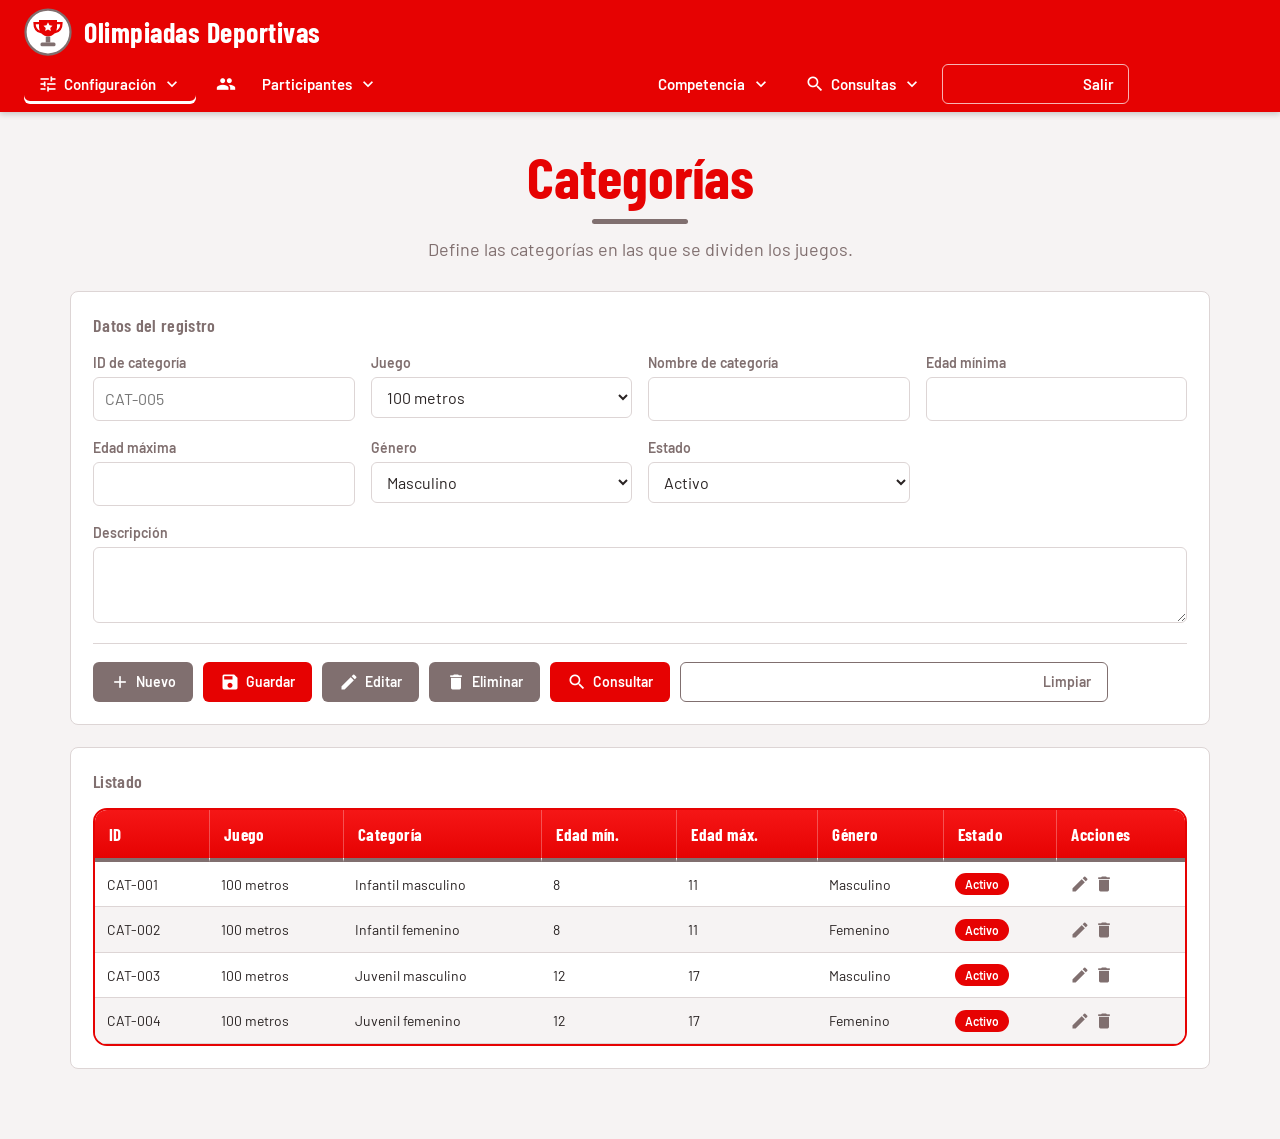
<file: categorias.html>
<!DOCTYPE html>
<html lang="es"><head><meta charset="UTF-8"><meta name="viewport" content="width=device-width,initial-scale=1">
<title>Categorías · Olimpiadas Deportivas</title>
<link rel="stylesheet" href="https://fonts.googleapis.com/icon?family=Material+Icons">
<link rel="icon" type="image/svg+xml" href="favicon.svg">
<link rel="stylesheet" href="css/categorias.css"></head><body>
<header class="topbar"><div class="barra"><a class="brand" href="deportes.html"><img src="logo.svg" alt="">Olimpiadas Deportivas</a><nav aria-label="Menú principal"><ul class="menu"><li class="grupo activo"><button type="button" aria-haspopup="true"><span class="material-icons">tune</span>Configuración<span class="material-icons">expand_more</span></button><div class="sub-menu"><a href="deportes.html"><span class="material-icons">sports_soccer</span>Deportes</a><a href="juegos.html"><span class="material-icons">sports_esports</span>Juegos</a><a href="categorias.html" class="activo" aria-current="page"><span class="material-icons">category</span>Categorías</a></div></li><li class="grupo"><button type="button" aria-haspopup="true"><span class="material-icons">groups</span>Participantes<span class="material-icons">expand_more</span></button><div class="sub-menu"><a href="grados.html"><span class="material-icons">school</span>Grados</a><a href="estudiantes.html"><span class="material-icons">groups</span>Participantes</a><a href="inscripcion.html"><span class="material-icons">how_to_reg</span>Inscripción</a></div></li><li class="grupo"><button type="button" aria-haspopup="true"><span class="material-icons">sports_score</span>Competencia<span class="material-icons">expand_more</span></button><div class="sub-menu"><a href="resultados.html"><span class="material-icons">leaderboard</span>Resultados</a><a href="ganadores.html"><span class="material-icons">emoji_events</span>Ganadores</a></div></li><li class="grupo"><button type="button" aria-haspopup="true"><span class="material-icons">search</span>Consultas<span class="material-icons">expand_more</span></button><div class="sub-menu"><a href="consulta-participantes.html"><span class="material-icons">person_search</span>Consultar participantes</a><a href="consulta-resultados.html"><span class="material-icons">manage_search</span>Consultar resultados</a><a href="mejores-puntajes.html"><span class="material-icons">military_tech</span>Mejores puntajes</a></div></li><li><a class="salir" href="login.html"><span class="material-icons">logout</span>Salir</a></li></ul></nav></div></header>
<main><h1>Categorías</h1><p class="sub">Define las categorías en las que se dividen los juegos.</p>
<form class="card" onsubmit="return false"><h2>Datos del registro</h2><div class="grid"><div class="campo"><label for="id-de-categoría">ID de categoría</label><input id="id-de-categoría" name="id-de-categoría" type="text" placeholder="CAT-005"></div><div class="campo"><label for="juego">Juego</label><select id="juego" name="juego"><option>100 metros</option><option>Salto largo</option><option>50 metros libres</option><option>Fútbol sala</option></select></div><div class="campo"><label for="nombre-de-categoría">Nombre de categoría</label><input id="nombre-de-categoría" name="nombre-de-categoría" type="text" placeholder=""></div><div class="campo"><label for="edad-mínima">Edad mínima</label><input id="edad-mínima" name="edad-mínima" type="number" placeholder=""></div><div class="campo"><label for="edad-máxima">Edad máxima</label><input id="edad-máxima" name="edad-máxima" type="number" placeholder=""></div><div class="campo"><label for="género">Género</label><select id="género" name="género"><option>Masculino</option><option>Femenino</option><option>Mixto</option></select></div><div class="campo"><label for="estado">Estado</label><select id="estado" name="estado"><option>Activo</option><option>Inactivo</option></select></div><div class="campo ancho"><label for="descripción">Descripción</label><textarea id="descripción" name="descripción"></textarea></div></div><div class="acciones"><button type="button" class="btn sec"><span class="material-icons">add</span>Nuevo</button><button type="button" class="btn pri"><span class="material-icons">save</span>Guardar</button><button type="button" class="btn sec"><span class="material-icons">edit</span>Editar</button><button type="button" class="btn sec"><span class="material-icons">delete</span>Eliminar</button><button type="button" class="btn pri"><span class="material-icons">search</span>Consultar</button><button type="reset" class="btn ghost"><span class="material-icons">cleaning_services</span>Limpiar</button></div></form>
<section class="card"><h2>Listado</h2><div class="tabla"><table><thead><tr><th>ID</th><th>Juego</th><th>Categoría</th><th>Edad mín.</th><th>Edad máx.</th><th>Género</th><th>Estado</th><th>Acciones</th></tr></thead><tbody><tr><td>CAT-001</td><td>100 metros</td><td>Infantil masculino</td><td>8</td><td>11</td><td>Masculino</td><td><span class="tag on">Activo</span></td><td><button class="ic" title="Editar" aria-label="Editar"><span class="material-icons">edit</span></button><button class="ic" title="Eliminar" aria-label="Eliminar"><span class="material-icons">delete</span></button></td></tr><tr><td>CAT-002</td><td>100 metros</td><td>Infantil femenino</td><td>8</td><td>11</td><td>Femenino</td><td><span class="tag on">Activo</span></td><td><button class="ic" title="Editar" aria-label="Editar"><span class="material-icons">edit</span></button><button class="ic" title="Eliminar" aria-label="Eliminar"><span class="material-icons">delete</span></button></td></tr><tr><td>CAT-003</td><td>100 metros</td><td>Juvenil masculino</td><td>12</td><td>17</td><td>Masculino</td><td><span class="tag on">Activo</span></td><td><button class="ic" title="Editar" aria-label="Editar"><span class="material-icons">edit</span></button><button class="ic" title="Eliminar" aria-label="Eliminar"><span class="material-icons">delete</span></button></td></tr><tr><td>CAT-004</td><td>100 metros</td><td>Juvenil femenino</td><td>12</td><td>17</td><td>Femenino</td><td><span class="tag on">Activo</span></td><td><button class="ic" title="Editar" aria-label="Editar"><span class="material-icons">edit</span></button><button class="ic" title="Eliminar" aria-label="Eliminar"><span class="material-icons">delete</span></button></td></tr></tbody></table></div></section></main></body></html>
</file>
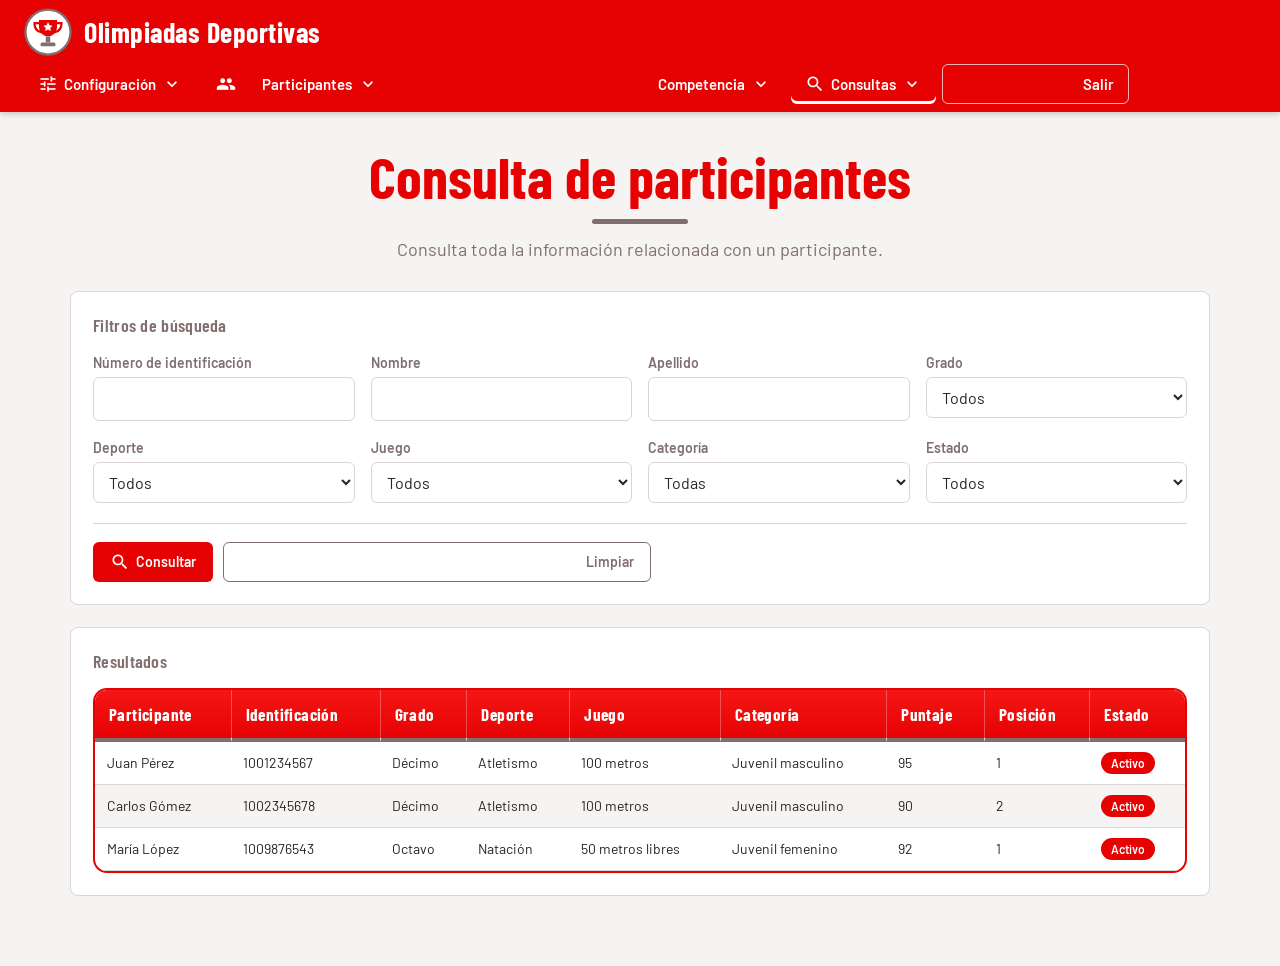
<file: consulta-participantes.html>
<!DOCTYPE html>
<html lang="es"><head><meta charset="UTF-8"><meta name="viewport" content="width=device-width,initial-scale=1">
<title>Consulta de participantes · Olimpiadas Deportivas</title>
<link rel="stylesheet" href="https://fonts.googleapis.com/icon?family=Material+Icons">
<link rel="icon" type="image/svg+xml" href="favicon.svg">
<link rel="stylesheet" href="css/consulta-participantes.css"></head><body>
<header class="topbar"><div class="barra"><a class="brand" href="deportes.html"><img src="logo.svg" alt="">Olimpiadas Deportivas</a><nav aria-label="Menú principal"><ul class="menu"><li class="grupo"><button type="button" aria-haspopup="true"><span class="material-icons">tune</span>Configuración<span class="material-icons">expand_more</span></button><div class="sub-menu"><a href="deportes.html"><span class="material-icons">sports_soccer</span>Deportes</a><a href="juegos.html"><span class="material-icons">sports_esports</span>Juegos</a><a href="categorias.html"><span class="material-icons">category</span>Categorías</a></div></li><li class="grupo"><button type="button" aria-haspopup="true"><span class="material-icons">groups</span>Participantes<span class="material-icons">expand_more</span></button><div class="sub-menu"><a href="grados.html"><span class="material-icons">school</span>Grados</a><a href="estudiantes.html"><span class="material-icons">groups</span>Participantes</a><a href="inscripcion.html"><span class="material-icons">how_to_reg</span>Inscripción</a></div></li><li class="grupo"><button type="button" aria-haspopup="true"><span class="material-icons">sports_score</span>Competencia<span class="material-icons">expand_more</span></button><div class="sub-menu"><a href="resultados.html"><span class="material-icons">leaderboard</span>Resultados</a><a href="ganadores.html"><span class="material-icons">emoji_events</span>Ganadores</a></div></li><li class="grupo activo"><button type="button" aria-haspopup="true"><span class="material-icons">search</span>Consultas<span class="material-icons">expand_more</span></button><div class="sub-menu"><a href="consulta-participantes.html" class="activo" aria-current="page"><span class="material-icons">person_search</span>Consultar participantes</a><a href="consulta-resultados.html"><span class="material-icons">manage_search</span>Consultar resultados</a><a href="mejores-puntajes.html"><span class="material-icons">military_tech</span>Mejores puntajes</a></div></li><li><a class="salir" href="login.html"><span class="material-icons">logout</span>Salir</a></li></ul></nav></div></header>
<main><h1>Consulta de participantes</h1><p class="sub">Consulta toda la información relacionada con un participante.</p>
<form class="card" onsubmit="return false"><h2>Filtros de búsqueda</h2><div class="grid"><div class="campo"><label for="número-de-identificación">Número de identificación</label><input id="número-de-identificación" name="número-de-identificación" type="text" placeholder=""></div><div class="campo"><label for="nombre">Nombre</label><input id="nombre" name="nombre" type="text" placeholder=""></div><div class="campo"><label for="apellido">Apellido</label><input id="apellido" name="apellido" type="text" placeholder=""></div><div class="campo"><label for="grado">Grado</label><select id="grado" name="grado"><option>Todos</option><option>Sexto</option><option>Octavo</option><option>Décimo</option></select></div><div class="campo"><label for="deporte">Deporte</label><select id="deporte" name="deporte"><option>Todos</option><option>Atletismo</option><option>Natación</option><option>Fútbol</option></select></div><div class="campo"><label for="juego">Juego</label><select id="juego" name="juego"><option>Todos</option><option>100 metros</option><option>Salto largo</option><option>50 metros libres</option><option>Fútbol sala</option></select></div><div class="campo"><label for="categoría">Categoría</label><select id="categoría" name="categoría"><option>Todas</option><option>Infantil masculino</option><option>Infantil femenino</option><option>Juvenil masculino</option><option>Juvenil femenino</option></select></div><div class="campo"><label for="estado">Estado</label><select id="estado" name="estado"><option>Todos</option><option>Activo</option><option>Retirado</option></select></div></div><div class="acciones"><button type="button" class="btn pri"><span class="material-icons">search</span>Consultar</button><button type="reset" class="btn ghost"><span class="material-icons">cleaning_services</span>Limpiar</button></div></form>
<section class="card"><h2>Resultados</h2><div class="tabla"><table><thead><tr><th>Participante</th><th>Identificación</th><th>Grado</th><th>Deporte</th><th>Juego</th><th>Categoría</th><th>Puntaje</th><th>Posición</th><th>Estado</th></tr></thead><tbody><tr><td>Juan Pérez</td><td>1001234567</td><td>Décimo</td><td>Atletismo</td><td>100 metros</td><td>Juvenil masculino</td><td>95</td><td>1</td><td><span class="tag on">Activo</span></td></tr><tr><td>Carlos Gómez</td><td>1002345678</td><td>Décimo</td><td>Atletismo</td><td>100 metros</td><td>Juvenil masculino</td><td>90</td><td>2</td><td><span class="tag on">Activo</span></td></tr><tr><td>María López</td><td>1009876543</td><td>Octavo</td><td>Natación</td><td>50 metros libres</td><td>Juvenil femenino</td><td>92</td><td>1</td><td><span class="tag on">Activo</span></td></tr></tbody></table></div></section></main></body></html>
</file>
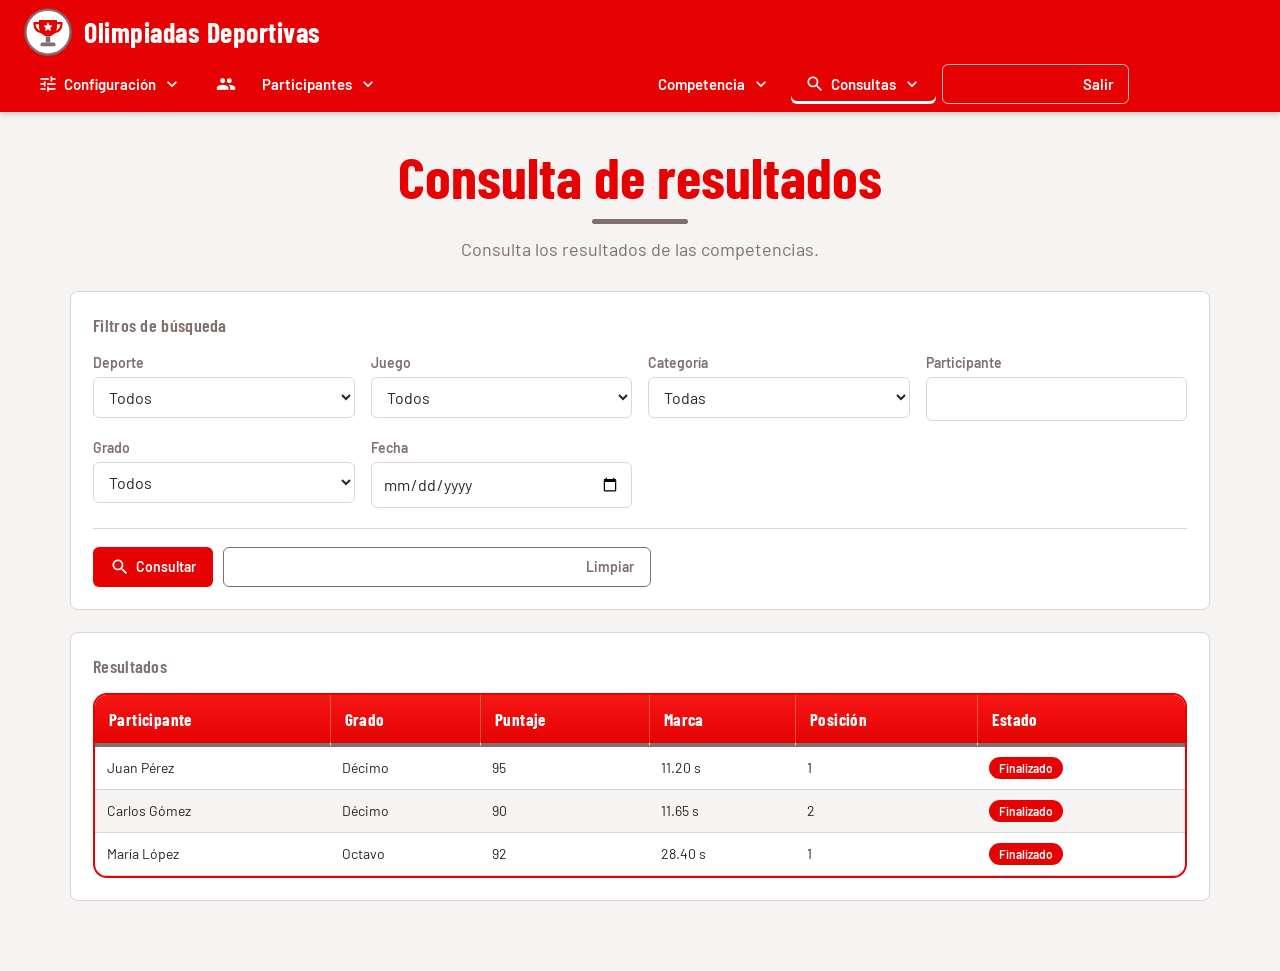
<file: consulta-resultados.html>
<!DOCTYPE html>
<html lang="es"><head><meta charset="UTF-8"><meta name="viewport" content="width=device-width,initial-scale=1">
<title>Consulta de resultados · Olimpiadas Deportivas</title>
<link rel="stylesheet" href="https://fonts.googleapis.com/icon?family=Material+Icons">
<link rel="icon" type="image/svg+xml" href="favicon.svg">
<link rel="stylesheet" href="css/consulta-resultados.css"></head><body>
<header class="topbar"><div class="barra"><a class="brand" href="deportes.html"><img src="logo.svg" alt="">Olimpiadas Deportivas</a><nav aria-label="Menú principal"><ul class="menu"><li class="grupo"><button type="button" aria-haspopup="true"><span class="material-icons">tune</span>Configuración<span class="material-icons">expand_more</span></button><div class="sub-menu"><a href="deportes.html"><span class="material-icons">sports_soccer</span>Deportes</a><a href="juegos.html"><span class="material-icons">sports_esports</span>Juegos</a><a href="categorias.html"><span class="material-icons">category</span>Categorías</a></div></li><li class="grupo"><button type="button" aria-haspopup="true"><span class="material-icons">groups</span>Participantes<span class="material-icons">expand_more</span></button><div class="sub-menu"><a href="grados.html"><span class="material-icons">school</span>Grados</a><a href="estudiantes.html"><span class="material-icons">groups</span>Participantes</a><a href="inscripcion.html"><span class="material-icons">how_to_reg</span>Inscripción</a></div></li><li class="grupo"><button type="button" aria-haspopup="true"><span class="material-icons">sports_score</span>Competencia<span class="material-icons">expand_more</span></button><div class="sub-menu"><a href="resultados.html"><span class="material-icons">leaderboard</span>Resultados</a><a href="ganadores.html"><span class="material-icons">emoji_events</span>Ganadores</a></div></li><li class="grupo activo"><button type="button" aria-haspopup="true"><span class="material-icons">search</span>Consultas<span class="material-icons">expand_more</span></button><div class="sub-menu"><a href="consulta-participantes.html"><span class="material-icons">person_search</span>Consultar participantes</a><a href="consulta-resultados.html" class="activo" aria-current="page"><span class="material-icons">manage_search</span>Consultar resultados</a><a href="mejores-puntajes.html"><span class="material-icons">military_tech</span>Mejores puntajes</a></div></li><li><a class="salir" href="login.html"><span class="material-icons">logout</span>Salir</a></li></ul></nav></div></header>
<main><h1>Consulta de resultados</h1><p class="sub">Consulta los resultados de las competencias.</p>
<form class="card" onsubmit="return false"><h2>Filtros de búsqueda</h2><div class="grid"><div class="campo"><label for="deporte">Deporte</label><select id="deporte" name="deporte"><option>Todos</option><option>Atletismo</option><option>Natación</option><option>Fútbol</option></select></div><div class="campo"><label for="juego">Juego</label><select id="juego" name="juego"><option>Todos</option><option>100 metros</option><option>Salto largo</option><option>50 metros libres</option><option>Fútbol sala</option></select></div><div class="campo"><label for="categoría">Categoría</label><select id="categoría" name="categoría"><option>Todas</option><option>Infantil masculino</option><option>Infantil femenino</option><option>Juvenil masculino</option><option>Juvenil femenino</option></select></div><div class="campo"><label for="participante">Participante</label><input id="participante" name="participante" type="text" placeholder=""></div><div class="campo"><label for="grado">Grado</label><select id="grado" name="grado"><option>Todos</option><option>Sexto</option><option>Octavo</option><option>Décimo</option></select></div><div class="campo"><label for="fecha">Fecha</label><input id="fecha" name="fecha" type="date" placeholder=""></div></div><div class="acciones"><button type="button" class="btn pri"><span class="material-icons">search</span>Consultar</button><button type="reset" class="btn ghost"><span class="material-icons">cleaning_services</span>Limpiar</button></div></form>
<section class="card"><h2>Resultados</h2><div class="tabla"><table><thead><tr><th>Participante</th><th>Grado</th><th>Puntaje</th><th>Marca</th><th>Posición</th><th>Estado</th></tr></thead><tbody><tr><td>Juan Pérez</td><td>Décimo</td><td>95</td><td>11.20 s</td><td>1</td><td><span class="tag on">Finalizado</span></td></tr><tr><td>Carlos Gómez</td><td>Décimo</td><td>90</td><td>11.65 s</td><td>2</td><td><span class="tag on">Finalizado</span></td></tr><tr><td>María López</td><td>Octavo</td><td>92</td><td>28.40 s</td><td>1</td><td><span class="tag on">Finalizado</span></td></tr></tbody></table></div></section></main></body></html>
</file>
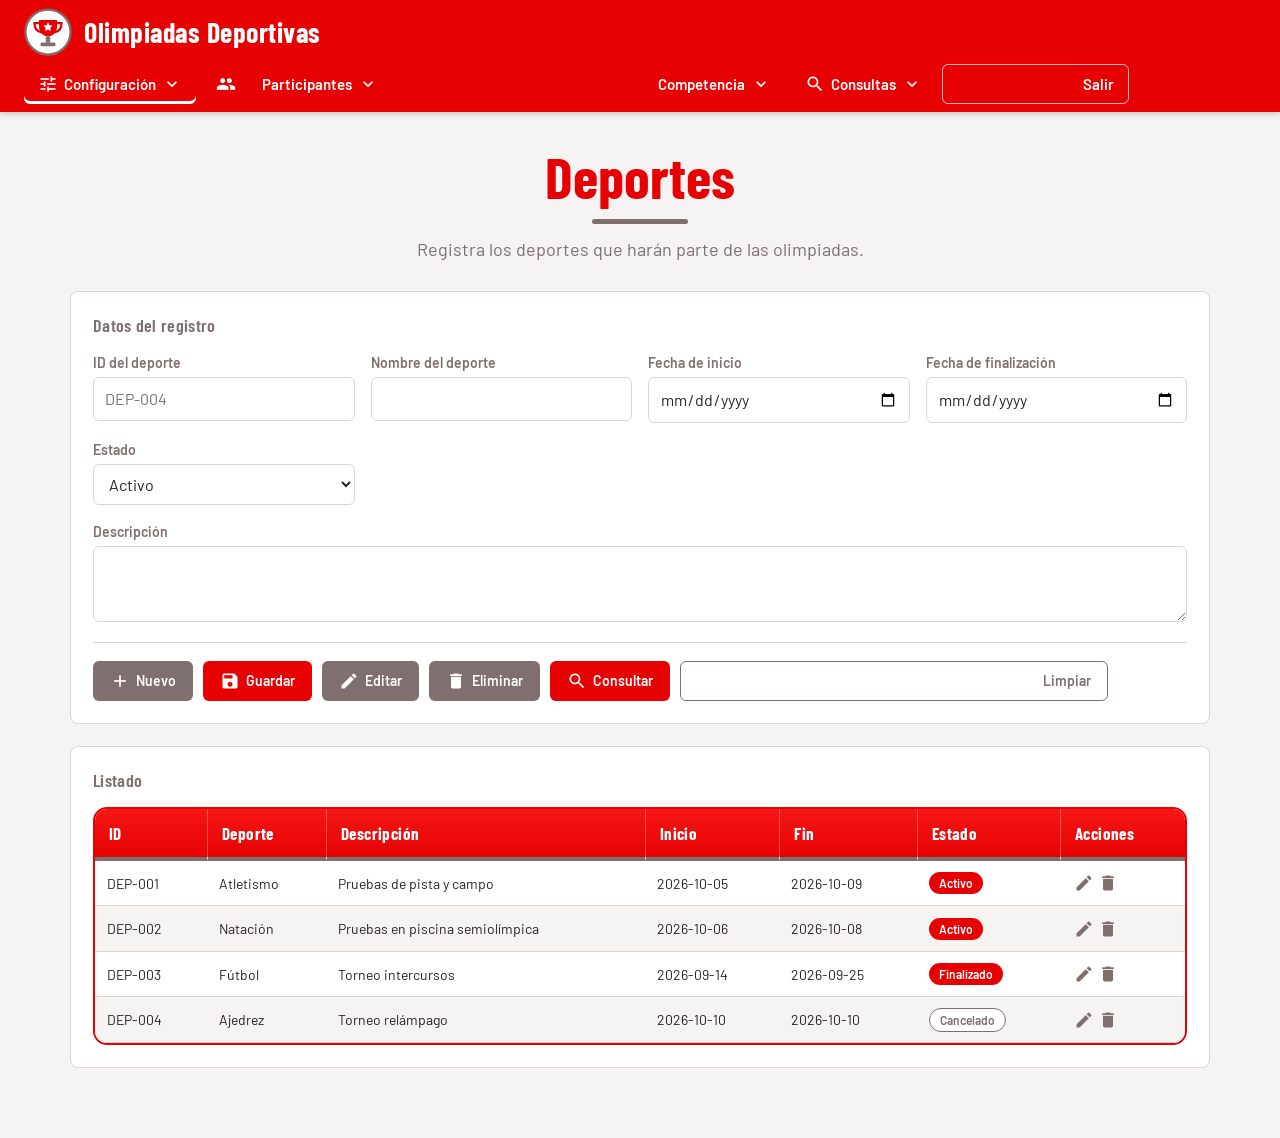
<file: deportes.html>
<!DOCTYPE html>
<html lang="es"><head><meta charset="UTF-8"><meta name="viewport" content="width=device-width,initial-scale=1">
<title>Deportes · Olimpiadas Deportivas</title>
<link rel="stylesheet" href="https://fonts.googleapis.com/icon?family=Material+Icons">
<link rel="icon" type="image/svg+xml" href="favicon.svg">
<link rel="stylesheet" href="css/deportes.css"></head><body>
<header class="topbar"><div class="barra"><a class="brand" href="deportes.html"><img src="logo.svg" alt="">Olimpiadas Deportivas</a><nav aria-label="Menú principal"><ul class="menu"><li class="grupo activo"><button type="button" aria-haspopup="true"><span class="material-icons">tune</span>Configuración<span class="material-icons">expand_more</span></button><div class="sub-menu"><a href="deportes.html" class="activo" aria-current="page"><span class="material-icons">sports_soccer</span>Deportes</a><a href="juegos.html"><span class="material-icons">sports_esports</span>Juegos</a><a href="categorias.html"><span class="material-icons">category</span>Categorías</a></div></li><li class="grupo"><button type="button" aria-haspopup="true"><span class="material-icons">groups</span>Participantes<span class="material-icons">expand_more</span></button><div class="sub-menu"><a href="grados.html"><span class="material-icons">school</span>Grados</a><a href="estudiantes.html"><span class="material-icons">groups</span>Participantes</a><a href="inscripcion.html"><span class="material-icons">how_to_reg</span>Inscripción</a></div></li><li class="grupo"><button type="button" aria-haspopup="true"><span class="material-icons">sports_score</span>Competencia<span class="material-icons">expand_more</span></button><div class="sub-menu"><a href="resultados.html"><span class="material-icons">leaderboard</span>Resultados</a><a href="ganadores.html"><span class="material-icons">emoji_events</span>Ganadores</a></div></li><li class="grupo"><button type="button" aria-haspopup="true"><span class="material-icons">search</span>Consultas<span class="material-icons">expand_more</span></button><div class="sub-menu"><a href="consulta-participantes.html"><span class="material-icons">person_search</span>Consultar participantes</a><a href="consulta-resultados.html"><span class="material-icons">manage_search</span>Consultar resultados</a><a href="mejores-puntajes.html"><span class="material-icons">military_tech</span>Mejores puntajes</a></div></li><li><a class="salir" href="login.html"><span class="material-icons">logout</span>Salir</a></li></ul></nav></div></header>
<main><h1>Deportes</h1><p class="sub">Registra los deportes que harán parte de las olimpiadas.</p>
<form class="card" onsubmit="return false"><h2>Datos del registro</h2><div class="grid"><div class="campo"><label for="id-del-deporte">ID del deporte</label><input id="id-del-deporte" name="id-del-deporte" type="text" placeholder="DEP-004"></div><div class="campo"><label for="nombre-del-deporte">Nombre del deporte</label><input id="nombre-del-deporte" name="nombre-del-deporte" type="text" placeholder=""></div><div class="campo"><label for="fecha-de-inicio">Fecha de inicio</label><input id="fecha-de-inicio" name="fecha-de-inicio" type="date" placeholder=""></div><div class="campo"><label for="fecha-de-finalización">Fecha de finalización</label><input id="fecha-de-finalización" name="fecha-de-finalización" type="date" placeholder=""></div><div class="campo"><label for="estado">Estado</label><select id="estado" name="estado"><option>Activo</option><option>Finalizado</option><option>Cancelado</option></select></div><div class="campo ancho"><label for="descripción">Descripción</label><textarea id="descripción" name="descripción"></textarea></div></div><div class="acciones"><button type="button" class="btn sec"><span class="material-icons">add</span>Nuevo</button><button type="button" class="btn pri"><span class="material-icons">save</span>Guardar</button><button type="button" class="btn sec"><span class="material-icons">edit</span>Editar</button><button type="button" class="btn sec"><span class="material-icons">delete</span>Eliminar</button><button type="button" class="btn pri"><span class="material-icons">search</span>Consultar</button><button type="reset" class="btn ghost"><span class="material-icons">cleaning_services</span>Limpiar</button></div></form>
<section class="card"><h2>Listado</h2><div class="tabla"><table><thead><tr><th>ID</th><th>Deporte</th><th>Descripción</th><th>Inicio</th><th>Fin</th><th>Estado</th><th>Acciones</th></tr></thead><tbody><tr><td>DEP-001</td><td>Atletismo</td><td>Pruebas de pista y campo</td><td>2026-10-05</td><td>2026-10-09</td><td><span class="tag on">Activo</span></td><td><button class="ic" title="Editar" aria-label="Editar"><span class="material-icons">edit</span></button><button class="ic" title="Eliminar" aria-label="Eliminar"><span class="material-icons">delete</span></button></td></tr><tr><td>DEP-002</td><td>Natación</td><td>Pruebas en piscina semiolímpica</td><td>2026-10-06</td><td>2026-10-08</td><td><span class="tag on">Activo</span></td><td><button class="ic" title="Editar" aria-label="Editar"><span class="material-icons">edit</span></button><button class="ic" title="Eliminar" aria-label="Eliminar"><span class="material-icons">delete</span></button></td></tr><tr><td>DEP-003</td><td>Fútbol</td><td>Torneo intercursos</td><td>2026-09-14</td><td>2026-09-25</td><td><span class="tag on">Finalizado</span></td><td><button class="ic" title="Editar" aria-label="Editar"><span class="material-icons">edit</span></button><button class="ic" title="Eliminar" aria-label="Eliminar"><span class="material-icons">delete</span></button></td></tr><tr><td>DEP-004</td><td>Ajedrez</td><td>Torneo relámpago</td><td>2026-10-10</td><td>2026-10-10</td><td><span class="tag off">Cancelado</span></td><td><button class="ic" title="Editar" aria-label="Editar"><span class="material-icons">edit</span></button><button class="ic" title="Eliminar" aria-label="Eliminar"><span class="material-icons">delete</span></button></td></tr></tbody></table></div></section></main></body></html>
</file>
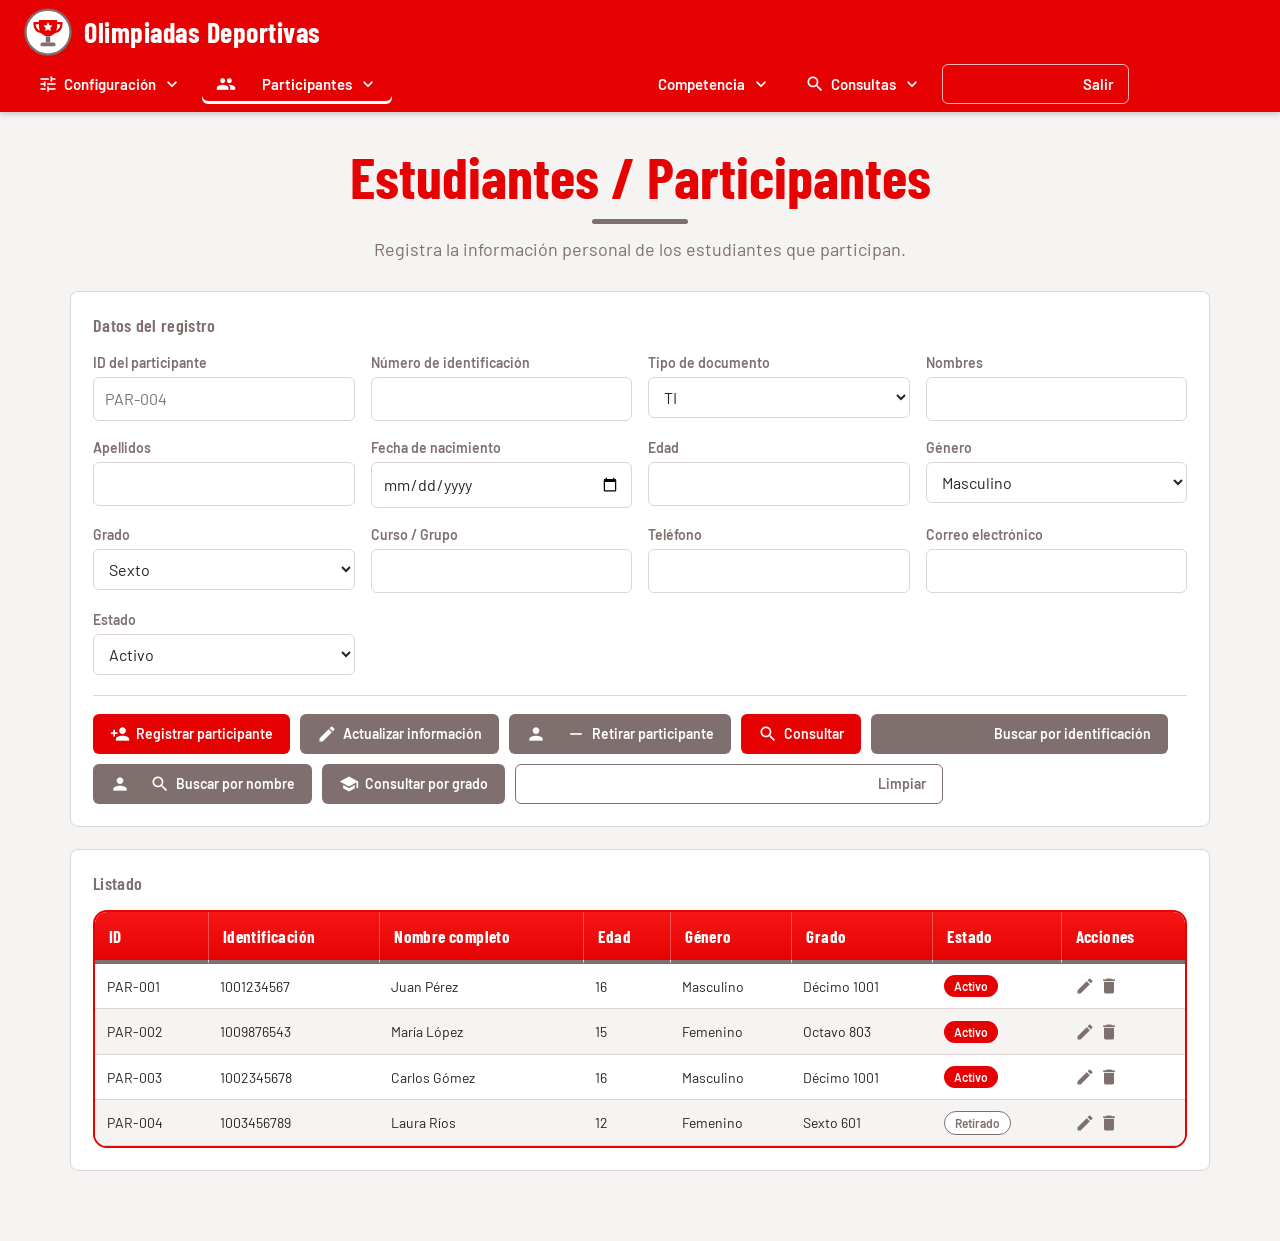
<file: estudiantes.html>
<!DOCTYPE html>
<html lang="es"><head><meta charset="UTF-8"><meta name="viewport" content="width=device-width,initial-scale=1">
<title>Estudiantes / Participantes · Olimpiadas Deportivas</title>
<link rel="stylesheet" href="https://fonts.googleapis.com/icon?family=Material+Icons">
<link rel="icon" type="image/svg+xml" href="favicon.svg">
<link rel="stylesheet" href="css/estudiantes.css"></head><body>
<header class="topbar"><div class="barra"><a class="brand" href="deportes.html"><img src="logo.svg" alt="">Olimpiadas Deportivas</a><nav aria-label="Menú principal"><ul class="menu"><li class="grupo"><button type="button" aria-haspopup="true"><span class="material-icons">tune</span>Configuración<span class="material-icons">expand_more</span></button><div class="sub-menu"><a href="deportes.html"><span class="material-icons">sports_soccer</span>Deportes</a><a href="juegos.html"><span class="material-icons">sports_esports</span>Juegos</a><a href="categorias.html"><span class="material-icons">category</span>Categorías</a></div></li><li class="grupo activo"><button type="button" aria-haspopup="true"><span class="material-icons">groups</span>Participantes<span class="material-icons">expand_more</span></button><div class="sub-menu"><a href="grados.html"><span class="material-icons">school</span>Grados</a><a href="estudiantes.html" class="activo" aria-current="page"><span class="material-icons">groups</span>Participantes</a><a href="inscripcion.html"><span class="material-icons">how_to_reg</span>Inscripción</a></div></li><li class="grupo"><button type="button" aria-haspopup="true"><span class="material-icons">sports_score</span>Competencia<span class="material-icons">expand_more</span></button><div class="sub-menu"><a href="resultados.html"><span class="material-icons">leaderboard</span>Resultados</a><a href="ganadores.html"><span class="material-icons">emoji_events</span>Ganadores</a></div></li><li class="grupo"><button type="button" aria-haspopup="true"><span class="material-icons">search</span>Consultas<span class="material-icons">expand_more</span></button><div class="sub-menu"><a href="consulta-participantes.html"><span class="material-icons">person_search</span>Consultar participantes</a><a href="consulta-resultados.html"><span class="material-icons">manage_search</span>Consultar resultados</a><a href="mejores-puntajes.html"><span class="material-icons">military_tech</span>Mejores puntajes</a></div></li><li><a class="salir" href="login.html"><span class="material-icons">logout</span>Salir</a></li></ul></nav></div></header>
<main><h1>Estudiantes / Participantes</h1><p class="sub">Registra la información personal de los estudiantes que participan.</p>
<form class="card" onsubmit="return false"><h2>Datos del registro</h2><div class="grid"><div class="campo"><label for="id-del-participante">ID del participante</label><input id="id-del-participante" name="id-del-participante" type="text" placeholder="PAR-004"></div><div class="campo"><label for="número-de-identificación">Número de identificación</label><input id="número-de-identificación" name="número-de-identificación" type="text" placeholder=""></div><div class="campo"><label for="tipo-de-documento">Tipo de documento</label><select id="tipo-de-documento" name="tipo-de-documento"><option>TI</option><option>CC</option><option>CE</option><option>Registro civil</option></select></div><div class="campo"><label for="nombres">Nombres</label><input id="nombres" name="nombres" type="text" placeholder=""></div><div class="campo"><label for="apellidos">Apellidos</label><input id="apellidos" name="apellidos" type="text" placeholder=""></div><div class="campo"><label for="fecha-de-nacimiento">Fecha de nacimiento</label><input id="fecha-de-nacimiento" name="fecha-de-nacimiento" type="date" placeholder=""></div><div class="campo"><label for="edad">Edad</label><input id="edad" name="edad" type="number" placeholder=""></div><div class="campo"><label for="género">Género</label><select id="género" name="género"><option>Masculino</option><option>Femenino</option></select></div><div class="campo"><label for="grado">Grado</label><select id="grado" name="grado"><option>Sexto</option><option>Octavo</option><option>Décimo</option><option>Undécimo</option></select></div><div class="campo"><label for="curso-grupo">Curso / Grupo</label><input id="curso-grupo" name="curso-grupo" type="text" placeholder=""></div><div class="campo"><label for="teléfono">Teléfono</label><input id="teléfono" name="teléfono" type="tel" placeholder=""></div><div class="campo"><label for="correo-electrónico">Correo electrónico</label><input id="correo-electrónico" name="correo-electrónico" type="email" placeholder=""></div><div class="campo"><label for="estado">Estado</label><select id="estado" name="estado"><option>Activo</option><option>Retirado</option></select></div></div><div class="acciones"><button type="button" class="btn pri"><span class="material-icons">person_add</span>Registrar participante</button><button type="button" class="btn sec"><span class="material-icons">edit</span>Actualizar información</button><button type="button" class="btn sec"><span class="material-icons">person_remove</span>Retirar participante</button><button type="button" class="btn pri"><span class="material-icons">search</span>Consultar</button><button type="button" class="btn sec"><span class="material-icons">badge</span>Buscar por identificación</button><button type="button" class="btn sec"><span class="material-icons">person_search</span>Buscar por nombre</button><button type="button" class="btn sec"><span class="material-icons">school</span>Consultar por grado</button><button type="reset" class="btn ghost"><span class="material-icons">cleaning_services</span>Limpiar</button></div></form>
<section class="card"><h2>Listado</h2><div class="tabla"><table><thead><tr><th>ID</th><th>Identificación</th><th>Nombre completo</th><th>Edad</th><th>Género</th><th>Grado</th><th>Estado</th><th>Acciones</th></tr></thead><tbody><tr><td>PAR-001</td><td>1001234567</td><td>Juan Pérez</td><td>16</td><td>Masculino</td><td>Décimo 1001</td><td><span class="tag on">Activo</span></td><td><button class="ic" title="Editar" aria-label="Editar"><span class="material-icons">edit</span></button><button class="ic" title="Eliminar" aria-label="Eliminar"><span class="material-icons">delete</span></button></td></tr><tr><td>PAR-002</td><td>1009876543</td><td>María López</td><td>15</td><td>Femenino</td><td>Octavo 803</td><td><span class="tag on">Activo</span></td><td><button class="ic" title="Editar" aria-label="Editar"><span class="material-icons">edit</span></button><button class="ic" title="Eliminar" aria-label="Eliminar"><span class="material-icons">delete</span></button></td></tr><tr><td>PAR-003</td><td>1002345678</td><td>Carlos Gómez</td><td>16</td><td>Masculino</td><td>Décimo 1001</td><td><span class="tag on">Activo</span></td><td><button class="ic" title="Editar" aria-label="Editar"><span class="material-icons">edit</span></button><button class="ic" title="Eliminar" aria-label="Eliminar"><span class="material-icons">delete</span></button></td></tr><tr><td>PAR-004</td><td>1003456789</td><td>Laura Ríos</td><td>12</td><td>Femenino</td><td>Sexto 601</td><td><span class="tag off">Retirado</span></td><td><button class="ic" title="Editar" aria-label="Editar"><span class="material-icons">edit</span></button><button class="ic" title="Eliminar" aria-label="Eliminar"><span class="material-icons">delete</span></button></td></tr></tbody></table></div></section></main></body></html>
</file>
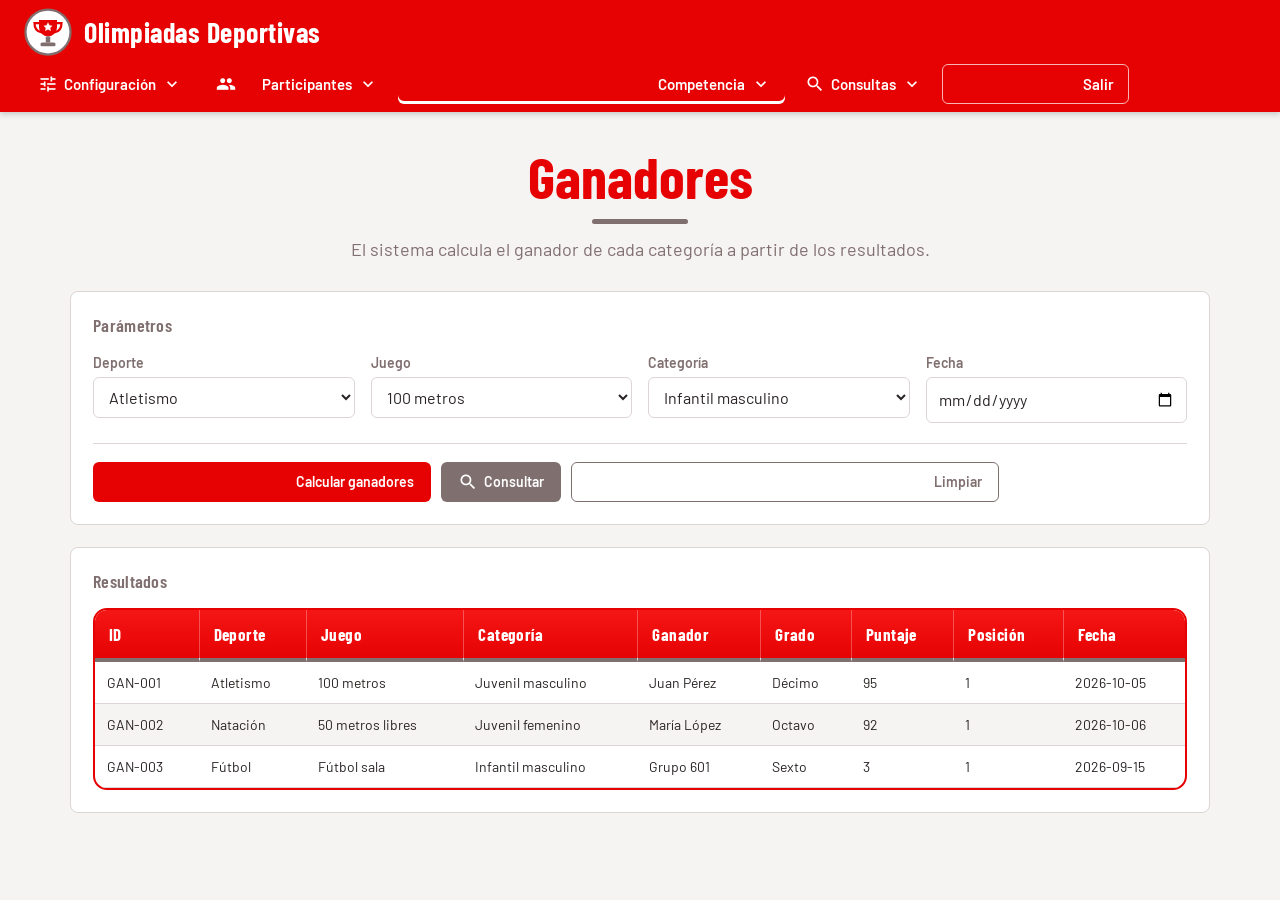
<file: ganadores.html>
<!DOCTYPE html>
<html lang="es"><head><meta charset="UTF-8"><meta name="viewport" content="width=device-width,initial-scale=1">
<title>Ganadores · Olimpiadas Deportivas</title>
<link rel="stylesheet" href="https://fonts.googleapis.com/icon?family=Material+Icons">
<link rel="icon" type="image/svg+xml" href="favicon.svg">
<link rel="stylesheet" href="css/ganadores.css"></head><body>
<header class="topbar"><div class="barra"><a class="brand" href="deportes.html"><img src="logo.svg" alt="">Olimpiadas Deportivas</a><nav aria-label="Menú principal"><ul class="menu"><li class="grupo"><button type="button" aria-haspopup="true"><span class="material-icons">tune</span>Configuración<span class="material-icons">expand_more</span></button><div class="sub-menu"><a href="deportes.html"><span class="material-icons">sports_soccer</span>Deportes</a><a href="juegos.html"><span class="material-icons">sports_esports</span>Juegos</a><a href="categorias.html"><span class="material-icons">category</span>Categorías</a></div></li><li class="grupo"><button type="button" aria-haspopup="true"><span class="material-icons">groups</span>Participantes<span class="material-icons">expand_more</span></button><div class="sub-menu"><a href="grados.html"><span class="material-icons">school</span>Grados</a><a href="estudiantes.html"><span class="material-icons">groups</span>Participantes</a><a href="inscripcion.html"><span class="material-icons">how_to_reg</span>Inscripción</a></div></li><li class="grupo activo"><button type="button" aria-haspopup="true"><span class="material-icons">sports_score</span>Competencia<span class="material-icons">expand_more</span></button><div class="sub-menu"><a href="resultados.html"><span class="material-icons">leaderboard</span>Resultados</a><a href="ganadores.html" class="activo" aria-current="page"><span class="material-icons">emoji_events</span>Ganadores</a></div></li><li class="grupo"><button type="button" aria-haspopup="true"><span class="material-icons">search</span>Consultas<span class="material-icons">expand_more</span></button><div class="sub-menu"><a href="consulta-participantes.html"><span class="material-icons">person_search</span>Consultar participantes</a><a href="consulta-resultados.html"><span class="material-icons">manage_search</span>Consultar resultados</a><a href="mejores-puntajes.html"><span class="material-icons">military_tech</span>Mejores puntajes</a></div></li><li><a class="salir" href="login.html"><span class="material-icons">logout</span>Salir</a></li></ul></nav></div></header>
<main><h1>Ganadores</h1><p class="sub">El sistema calcula el ganador de cada categoría a partir de los resultados.</p>
<form class="card" onsubmit="return false"><h2>Parámetros</h2><div class="grid"><div class="campo"><label for="deporte">Deporte</label><select id="deporte" name="deporte"><option>Atletismo</option><option>Natación</option><option>Fútbol</option></select></div><div class="campo"><label for="juego">Juego</label><select id="juego" name="juego"><option>100 metros</option><option>Salto largo</option><option>50 metros libres</option><option>Fútbol sala</option></select></div><div class="campo"><label for="categoría">Categoría</label><select id="categoría" name="categoría"><option>Infantil masculino</option><option>Infantil femenino</option><option>Juvenil masculino</option><option>Juvenil femenino</option></select></div><div class="campo"><label for="fecha">Fecha</label><input id="fecha" name="fecha" type="date" placeholder=""></div></div><div class="acciones"><button type="button" class="btn pri"><span class="material-icons">calculate</span>Calcular ganadores</button><button type="button" class="btn sec"><span class="material-icons">search</span>Consultar</button><button type="reset" class="btn ghost"><span class="material-icons">cleaning_services</span>Limpiar</button></div></form>
<section class="card"><h2>Resultados</h2><div class="tabla"><table><thead><tr><th>ID</th><th>Deporte</th><th>Juego</th><th>Categoría</th><th>Ganador</th><th>Grado</th><th>Puntaje</th><th>Posición</th><th>Fecha</th></tr></thead><tbody><tr><td>GAN-001</td><td>Atletismo</td><td>100 metros</td><td>Juvenil masculino</td><td>Juan Pérez</td><td>Décimo</td><td>95</td><td>1</td><td>2026-10-05</td></tr><tr><td>GAN-002</td><td>Natación</td><td>50 metros libres</td><td>Juvenil femenino</td><td>María López</td><td>Octavo</td><td>92</td><td>1</td><td>2026-10-06</td></tr><tr><td>GAN-003</td><td>Fútbol</td><td>Fútbol sala</td><td>Infantil masculino</td><td>Grupo 601</td><td>Sexto</td><td>3</td><td>1</td><td>2026-09-15</td></tr></tbody></table></div></section></main></body></html>
</file>
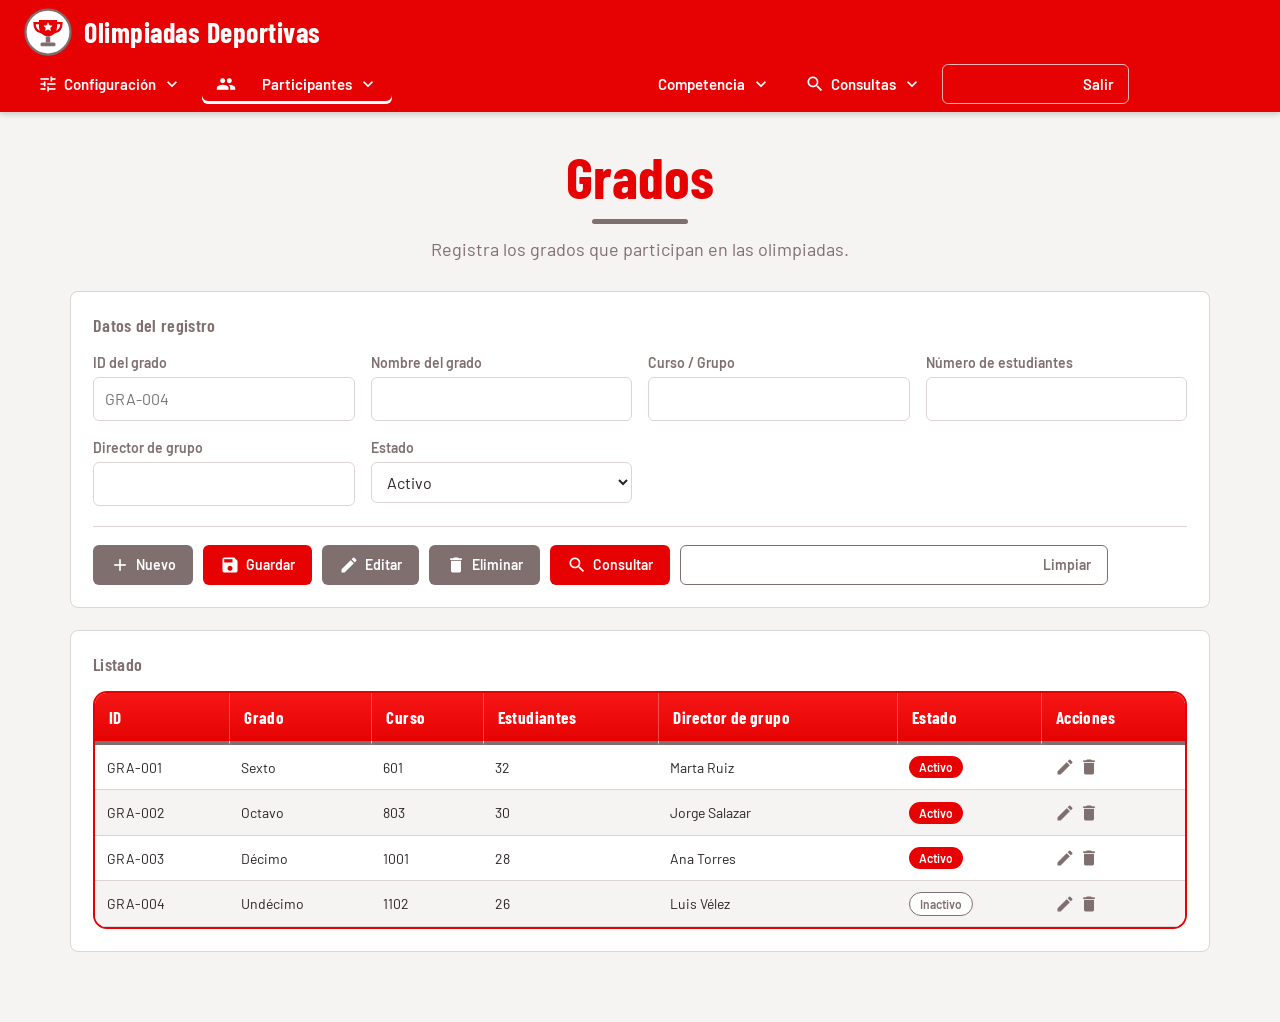
<file: grados.html>
<!DOCTYPE html>
<html lang="es"><head><meta charset="UTF-8"><meta name="viewport" content="width=device-width,initial-scale=1">
<title>Grados · Olimpiadas Deportivas</title>
<link rel="stylesheet" href="https://fonts.googleapis.com/icon?family=Material+Icons">
<link rel="icon" type="image/svg+xml" href="favicon.svg">
<link rel="stylesheet" href="css/grados.css"></head><body>
<header class="topbar"><div class="barra"><a class="brand" href="deportes.html"><img src="logo.svg" alt="">Olimpiadas Deportivas</a><nav aria-label="Menú principal"><ul class="menu"><li class="grupo"><button type="button" aria-haspopup="true"><span class="material-icons">tune</span>Configuración<span class="material-icons">expand_more</span></button><div class="sub-menu"><a href="deportes.html"><span class="material-icons">sports_soccer</span>Deportes</a><a href="juegos.html"><span class="material-icons">sports_esports</span>Juegos</a><a href="categorias.html"><span class="material-icons">category</span>Categorías</a></div></li><li class="grupo activo"><button type="button" aria-haspopup="true"><span class="material-icons">groups</span>Participantes<span class="material-icons">expand_more</span></button><div class="sub-menu"><a href="grados.html" class="activo" aria-current="page"><span class="material-icons">school</span>Grados</a><a href="estudiantes.html"><span class="material-icons">groups</span>Participantes</a><a href="inscripcion.html"><span class="material-icons">how_to_reg</span>Inscripción</a></div></li><li class="grupo"><button type="button" aria-haspopup="true"><span class="material-icons">sports_score</span>Competencia<span class="material-icons">expand_more</span></button><div class="sub-menu"><a href="resultados.html"><span class="material-icons">leaderboard</span>Resultados</a><a href="ganadores.html"><span class="material-icons">emoji_events</span>Ganadores</a></div></li><li class="grupo"><button type="button" aria-haspopup="true"><span class="material-icons">search</span>Consultas<span class="material-icons">expand_more</span></button><div class="sub-menu"><a href="consulta-participantes.html"><span class="material-icons">person_search</span>Consultar participantes</a><a href="consulta-resultados.html"><span class="material-icons">manage_search</span>Consultar resultados</a><a href="mejores-puntajes.html"><span class="material-icons">military_tech</span>Mejores puntajes</a></div></li><li><a class="salir" href="login.html"><span class="material-icons">logout</span>Salir</a></li></ul></nav></div></header>
<main><h1>Grados</h1><p class="sub">Registra los grados que participan en las olimpiadas.</p>
<form class="card" onsubmit="return false"><h2>Datos del registro</h2><div class="grid"><div class="campo"><label for="id-del-grado">ID del grado</label><input id="id-del-grado" name="id-del-grado" type="text" placeholder="GRA-004"></div><div class="campo"><label for="nombre-del-grado">Nombre del grado</label><input id="nombre-del-grado" name="nombre-del-grado" type="text" placeholder=""></div><div class="campo"><label for="curso-grupo">Curso / Grupo</label><input id="curso-grupo" name="curso-grupo" type="text" placeholder=""></div><div class="campo"><label for="número-de-estudiantes">Número de estudiantes</label><input id="número-de-estudiantes" name="número-de-estudiantes" type="number" placeholder=""></div><div class="campo"><label for="director-de-grupo">Director de grupo</label><input id="director-de-grupo" name="director-de-grupo" type="text" placeholder=""></div><div class="campo"><label for="estado">Estado</label><select id="estado" name="estado"><option>Activo</option><option>Inactivo</option></select></div></div><div class="acciones"><button type="button" class="btn sec"><span class="material-icons">add</span>Nuevo</button><button type="button" class="btn pri"><span class="material-icons">save</span>Guardar</button><button type="button" class="btn sec"><span class="material-icons">edit</span>Editar</button><button type="button" class="btn sec"><span class="material-icons">delete</span>Eliminar</button><button type="button" class="btn pri"><span class="material-icons">search</span>Consultar</button><button type="reset" class="btn ghost"><span class="material-icons">cleaning_services</span>Limpiar</button></div></form>
<section class="card"><h2>Listado</h2><div class="tabla"><table><thead><tr><th>ID</th><th>Grado</th><th>Curso</th><th>Estudiantes</th><th>Director de grupo</th><th>Estado</th><th>Acciones</th></tr></thead><tbody><tr><td>GRA-001</td><td>Sexto</td><td>601</td><td>32</td><td>Marta Ruiz</td><td><span class="tag on">Activo</span></td><td><button class="ic" title="Editar" aria-label="Editar"><span class="material-icons">edit</span></button><button class="ic" title="Eliminar" aria-label="Eliminar"><span class="material-icons">delete</span></button></td></tr><tr><td>GRA-002</td><td>Octavo</td><td>803</td><td>30</td><td>Jorge Salazar</td><td><span class="tag on">Activo</span></td><td><button class="ic" title="Editar" aria-label="Editar"><span class="material-icons">edit</span></button><button class="ic" title="Eliminar" aria-label="Eliminar"><span class="material-icons">delete</span></button></td></tr><tr><td>GRA-003</td><td>Décimo</td><td>1001</td><td>28</td><td>Ana Torres</td><td><span class="tag on">Activo</span></td><td><button class="ic" title="Editar" aria-label="Editar"><span class="material-icons">edit</span></button><button class="ic" title="Eliminar" aria-label="Eliminar"><span class="material-icons">delete</span></button></td></tr><tr><td>GRA-004</td><td>Undécimo</td><td>1102</td><td>26</td><td>Luis Vélez</td><td><span class="tag off">Inactivo</span></td><td><button class="ic" title="Editar" aria-label="Editar"><span class="material-icons">edit</span></button><button class="ic" title="Eliminar" aria-label="Eliminar"><span class="material-icons">delete</span></button></td></tr></tbody></table></div></section></main></body></html>
</file>
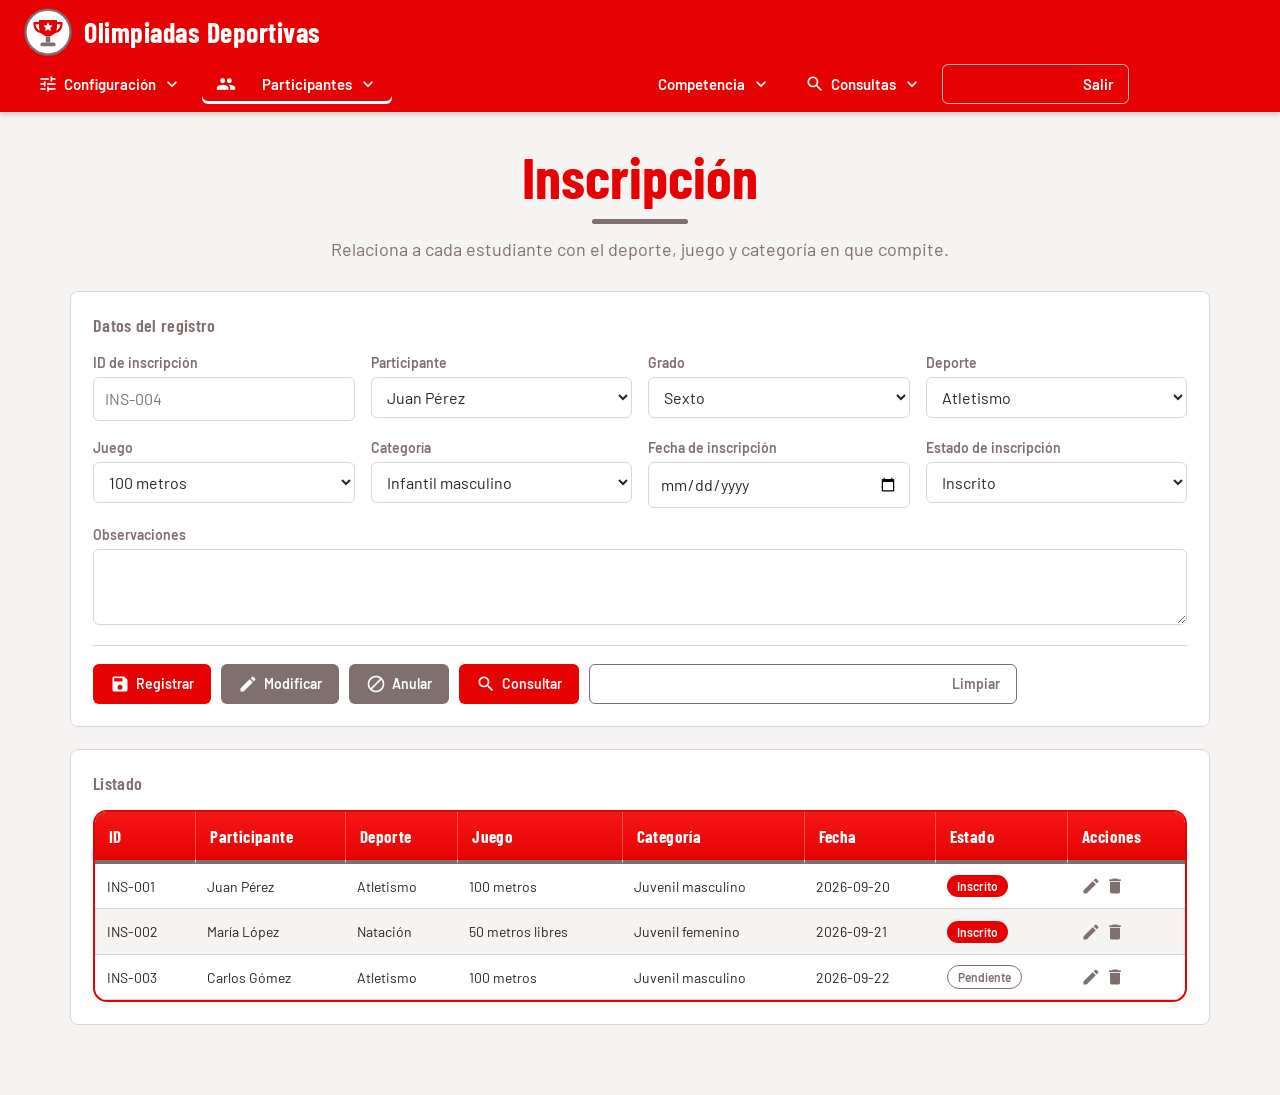
<file: inscripcion.html>
<!DOCTYPE html>
<html lang="es"><head><meta charset="UTF-8"><meta name="viewport" content="width=device-width,initial-scale=1">
<title>Inscripción · Olimpiadas Deportivas</title>
<link rel="stylesheet" href="https://fonts.googleapis.com/icon?family=Material+Icons">
<link rel="icon" type="image/svg+xml" href="favicon.svg">
<link rel="stylesheet" href="css/inscripcion.css"></head><body>
<header class="topbar"><div class="barra"><a class="brand" href="deportes.html"><img src="logo.svg" alt="">Olimpiadas Deportivas</a><nav aria-label="Menú principal"><ul class="menu"><li class="grupo"><button type="button" aria-haspopup="true"><span class="material-icons">tune</span>Configuración<span class="material-icons">expand_more</span></button><div class="sub-menu"><a href="deportes.html"><span class="material-icons">sports_soccer</span>Deportes</a><a href="juegos.html"><span class="material-icons">sports_esports</span>Juegos</a><a href="categorias.html"><span class="material-icons">category</span>Categorías</a></div></li><li class="grupo activo"><button type="button" aria-haspopup="true"><span class="material-icons">groups</span>Participantes<span class="material-icons">expand_more</span></button><div class="sub-menu"><a href="grados.html"><span class="material-icons">school</span>Grados</a><a href="estudiantes.html"><span class="material-icons">groups</span>Participantes</a><a href="inscripcion.html" class="activo" aria-current="page"><span class="material-icons">how_to_reg</span>Inscripción</a></div></li><li class="grupo"><button type="button" aria-haspopup="true"><span class="material-icons">sports_score</span>Competencia<span class="material-icons">expand_more</span></button><div class="sub-menu"><a href="resultados.html"><span class="material-icons">leaderboard</span>Resultados</a><a href="ganadores.html"><span class="material-icons">emoji_events</span>Ganadores</a></div></li><li class="grupo"><button type="button" aria-haspopup="true"><span class="material-icons">search</span>Consultas<span class="material-icons">expand_more</span></button><div class="sub-menu"><a href="consulta-participantes.html"><span class="material-icons">person_search</span>Consultar participantes</a><a href="consulta-resultados.html"><span class="material-icons">manage_search</span>Consultar resultados</a><a href="mejores-puntajes.html"><span class="material-icons">military_tech</span>Mejores puntajes</a></div></li><li><a class="salir" href="login.html"><span class="material-icons">logout</span>Salir</a></li></ul></nav></div></header>
<main><h1>Inscripción</h1><p class="sub">Relaciona a cada estudiante con el deporte, juego y categoría en que compite.</p>
<form class="card" onsubmit="return false"><h2>Datos del registro</h2><div class="grid"><div class="campo"><label for="id-de-inscripción">ID de inscripción</label><input id="id-de-inscripción" name="id-de-inscripción" type="text" placeholder="INS-004"></div><div class="campo"><label for="participante">Participante</label><select id="participante" name="participante"><option>Juan Pérez</option><option>María López</option><option>Carlos Gómez</option></select></div><div class="campo"><label for="grado">Grado</label><select id="grado" name="grado"><option>Sexto</option><option>Octavo</option><option>Décimo</option><option>Undécimo</option></select></div><div class="campo"><label for="deporte">Deporte</label><select id="deporte" name="deporte"><option>Atletismo</option><option>Natación</option><option>Fútbol</option></select></div><div class="campo"><label for="juego">Juego</label><select id="juego" name="juego"><option>100 metros</option><option>Salto largo</option><option>50 metros libres</option><option>Fútbol sala</option></select></div><div class="campo"><label for="categoría">Categoría</label><select id="categoría" name="categoría"><option>Infantil masculino</option><option>Infantil femenino</option><option>Juvenil masculino</option><option>Juvenil femenino</option></select></div><div class="campo"><label for="fecha-de-inscripción">Fecha de inscripción</label><input id="fecha-de-inscripción" name="fecha-de-inscripción" type="date" placeholder=""></div><div class="campo"><label for="estado-de-inscripción">Estado de inscripción</label><select id="estado-de-inscripción" name="estado-de-inscripción"><option>Inscrito</option><option>Pendiente</option><option>Anulado</option></select></div><div class="campo ancho"><label for="observaciones">Observaciones</label><textarea id="observaciones" name="observaciones"></textarea></div></div><div class="acciones"><button type="button" class="btn pri"><span class="material-icons">save</span>Registrar</button><button type="button" class="btn sec"><span class="material-icons">edit</span>Modificar</button><button type="button" class="btn sec"><span class="material-icons">block</span>Anular</button><button type="button" class="btn pri"><span class="material-icons">search</span>Consultar</button><button type="reset" class="btn ghost"><span class="material-icons">cleaning_services</span>Limpiar</button></div></form>
<section class="card"><h2>Listado</h2><div class="tabla"><table><thead><tr><th>ID</th><th>Participante</th><th>Deporte</th><th>Juego</th><th>Categoría</th><th>Fecha</th><th>Estado</th><th>Acciones</th></tr></thead><tbody><tr><td>INS-001</td><td>Juan Pérez</td><td>Atletismo</td><td>100 metros</td><td>Juvenil masculino</td><td>2026-09-20</td><td><span class="tag on">Inscrito</span></td><td><button class="ic" title="Editar" aria-label="Editar"><span class="material-icons">edit</span></button><button class="ic" title="Eliminar" aria-label="Eliminar"><span class="material-icons">delete</span></button></td></tr><tr><td>INS-002</td><td>María López</td><td>Natación</td><td>50 metros libres</td><td>Juvenil femenino</td><td>2026-09-21</td><td><span class="tag on">Inscrito</span></td><td><button class="ic" title="Editar" aria-label="Editar"><span class="material-icons">edit</span></button><button class="ic" title="Eliminar" aria-label="Eliminar"><span class="material-icons">delete</span></button></td></tr><tr><td>INS-003</td><td>Carlos Gómez</td><td>Atletismo</td><td>100 metros</td><td>Juvenil masculino</td><td>2026-09-22</td><td><span class="tag off">Pendiente</span></td><td><button class="ic" title="Editar" aria-label="Editar"><span class="material-icons">edit</span></button><button class="ic" title="Eliminar" aria-label="Eliminar"><span class="material-icons">delete</span></button></td></tr></tbody></table></div></section></main></body></html>
</file>
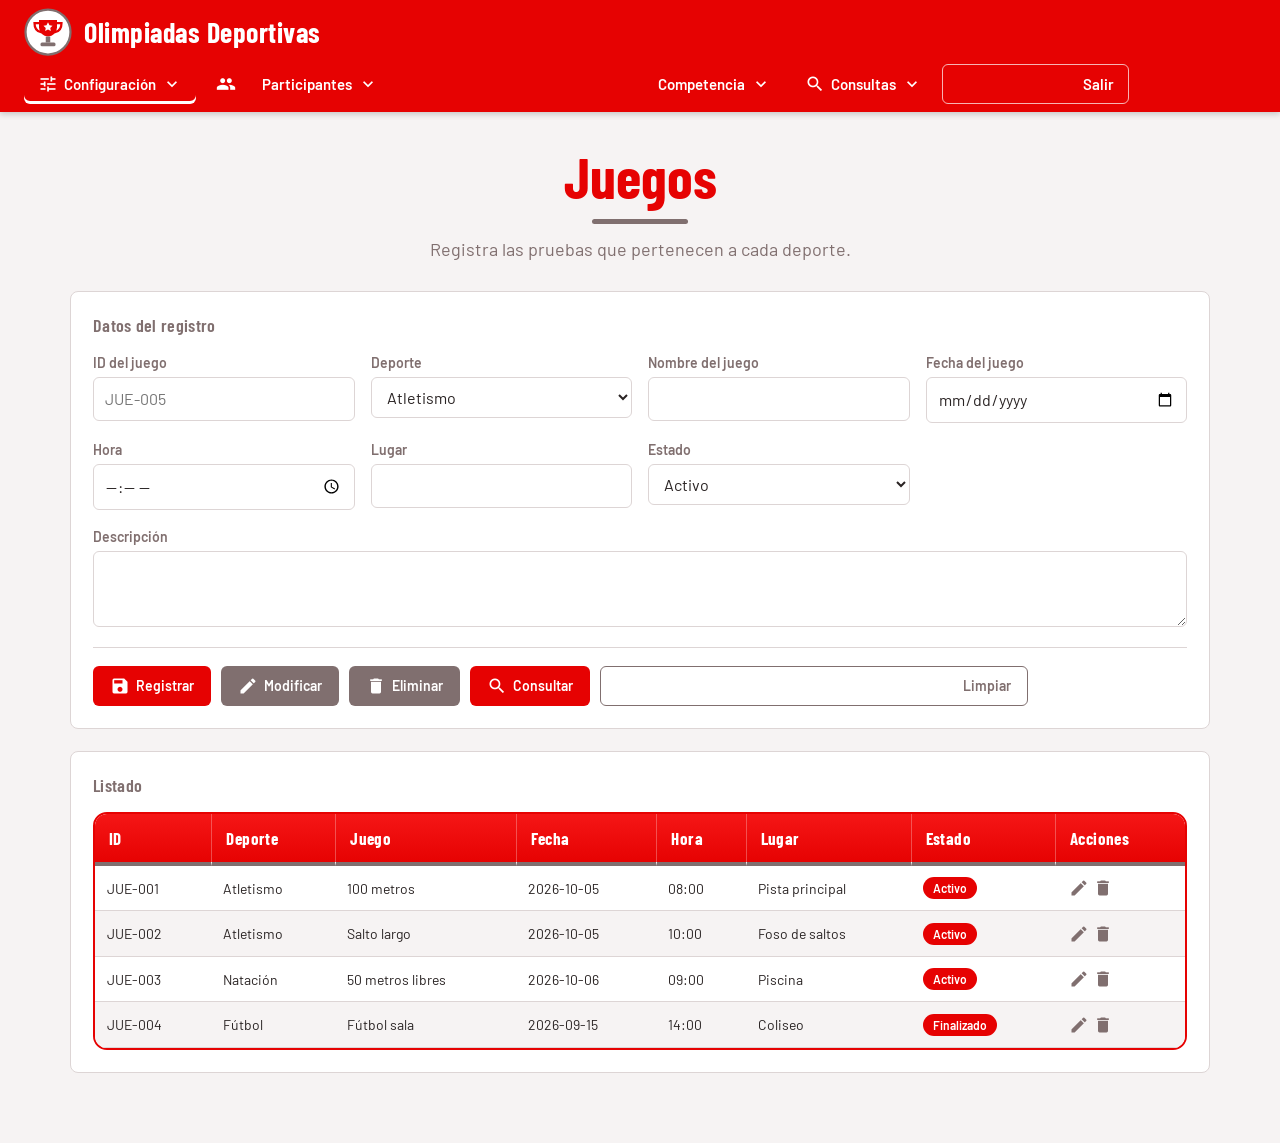
<file: juegos.html>
<!DOCTYPE html>
<html lang="es"><head><meta charset="UTF-8"><meta name="viewport" content="width=device-width,initial-scale=1">
<title>Juegos · Olimpiadas Deportivas</title>
<link rel="stylesheet" href="https://fonts.googleapis.com/icon?family=Material+Icons">
<link rel="icon" type="image/svg+xml" href="favicon.svg">
<link rel="stylesheet" href="css/juegos.css"></head><body>
<header class="topbar"><div class="barra"><a class="brand" href="deportes.html"><img src="logo.svg" alt="">Olimpiadas Deportivas</a><nav aria-label="Menú principal"><ul class="menu"><li class="grupo activo"><button type="button" aria-haspopup="true"><span class="material-icons">tune</span>Configuración<span class="material-icons">expand_more</span></button><div class="sub-menu"><a href="deportes.html"><span class="material-icons">sports_soccer</span>Deportes</a><a href="juegos.html" class="activo" aria-current="page"><span class="material-icons">sports_esports</span>Juegos</a><a href="categorias.html"><span class="material-icons">category</span>Categorías</a></div></li><li class="grupo"><button type="button" aria-haspopup="true"><span class="material-icons">groups</span>Participantes<span class="material-icons">expand_more</span></button><div class="sub-menu"><a href="grados.html"><span class="material-icons">school</span>Grados</a><a href="estudiantes.html"><span class="material-icons">groups</span>Participantes</a><a href="inscripcion.html"><span class="material-icons">how_to_reg</span>Inscripción</a></div></li><li class="grupo"><button type="button" aria-haspopup="true"><span class="material-icons">sports_score</span>Competencia<span class="material-icons">expand_more</span></button><div class="sub-menu"><a href="resultados.html"><span class="material-icons">leaderboard</span>Resultados</a><a href="ganadores.html"><span class="material-icons">emoji_events</span>Ganadores</a></div></li><li class="grupo"><button type="button" aria-haspopup="true"><span class="material-icons">search</span>Consultas<span class="material-icons">expand_more</span></button><div class="sub-menu"><a href="consulta-participantes.html"><span class="material-icons">person_search</span>Consultar participantes</a><a href="consulta-resultados.html"><span class="material-icons">manage_search</span>Consultar resultados</a><a href="mejores-puntajes.html"><span class="material-icons">military_tech</span>Mejores puntajes</a></div></li><li><a class="salir" href="login.html"><span class="material-icons">logout</span>Salir</a></li></ul></nav></div></header>
<main><h1>Juegos</h1><p class="sub">Registra las pruebas que pertenecen a cada deporte.</p>
<form class="card" onsubmit="return false"><h2>Datos del registro</h2><div class="grid"><div class="campo"><label for="id-del-juego">ID del juego</label><input id="id-del-juego" name="id-del-juego" type="text" placeholder="JUE-005"></div><div class="campo"><label for="deporte">Deporte</label><select id="deporte" name="deporte"><option>Atletismo</option><option>Natación</option><option>Fútbol</option></select></div><div class="campo"><label for="nombre-del-juego">Nombre del juego</label><input id="nombre-del-juego" name="nombre-del-juego" type="text" placeholder=""></div><div class="campo"><label for="fecha-del-juego">Fecha del juego</label><input id="fecha-del-juego" name="fecha-del-juego" type="date" placeholder=""></div><div class="campo"><label for="hora">Hora</label><input id="hora" name="hora" type="time" placeholder=""></div><div class="campo"><label for="lugar">Lugar</label><input id="lugar" name="lugar" type="text" placeholder=""></div><div class="campo"><label for="estado">Estado</label><select id="estado" name="estado"><option>Activo</option><option>Finalizado</option><option>Cancelado</option></select></div><div class="campo ancho"><label for="descripción">Descripción</label><textarea id="descripción" name="descripción"></textarea></div></div><div class="acciones"><button type="button" class="btn pri"><span class="material-icons">save</span>Registrar</button><button type="button" class="btn sec"><span class="material-icons">edit</span>Modificar</button><button type="button" class="btn sec"><span class="material-icons">delete</span>Eliminar</button><button type="button" class="btn pri"><span class="material-icons">search</span>Consultar</button><button type="reset" class="btn ghost"><span class="material-icons">cleaning_services</span>Limpiar</button></div></form>
<section class="card"><h2>Listado</h2><div class="tabla"><table><thead><tr><th>ID</th><th>Deporte</th><th>Juego</th><th>Fecha</th><th>Hora</th><th>Lugar</th><th>Estado</th><th>Acciones</th></tr></thead><tbody><tr><td>JUE-001</td><td>Atletismo</td><td>100 metros</td><td>2026-10-05</td><td>08:00</td><td>Pista principal</td><td><span class="tag on">Activo</span></td><td><button class="ic" title="Editar" aria-label="Editar"><span class="material-icons">edit</span></button><button class="ic" title="Eliminar" aria-label="Eliminar"><span class="material-icons">delete</span></button></td></tr><tr><td>JUE-002</td><td>Atletismo</td><td>Salto largo</td><td>2026-10-05</td><td>10:00</td><td>Foso de saltos</td><td><span class="tag on">Activo</span></td><td><button class="ic" title="Editar" aria-label="Editar"><span class="material-icons">edit</span></button><button class="ic" title="Eliminar" aria-label="Eliminar"><span class="material-icons">delete</span></button></td></tr><tr><td>JUE-003</td><td>Natación</td><td>50 metros libres</td><td>2026-10-06</td><td>09:00</td><td>Piscina</td><td><span class="tag on">Activo</span></td><td><button class="ic" title="Editar" aria-label="Editar"><span class="material-icons">edit</span></button><button class="ic" title="Eliminar" aria-label="Eliminar"><span class="material-icons">delete</span></button></td></tr><tr><td>JUE-004</td><td>Fútbol</td><td>Fútbol sala</td><td>2026-09-15</td><td>14:00</td><td>Coliseo</td><td><span class="tag on">Finalizado</span></td><td><button class="ic" title="Editar" aria-label="Editar"><span class="material-icons">edit</span></button><button class="ic" title="Eliminar" aria-label="Eliminar"><span class="material-icons">delete</span></button></td></tr></tbody></table></div></section></main></body></html>
</file>
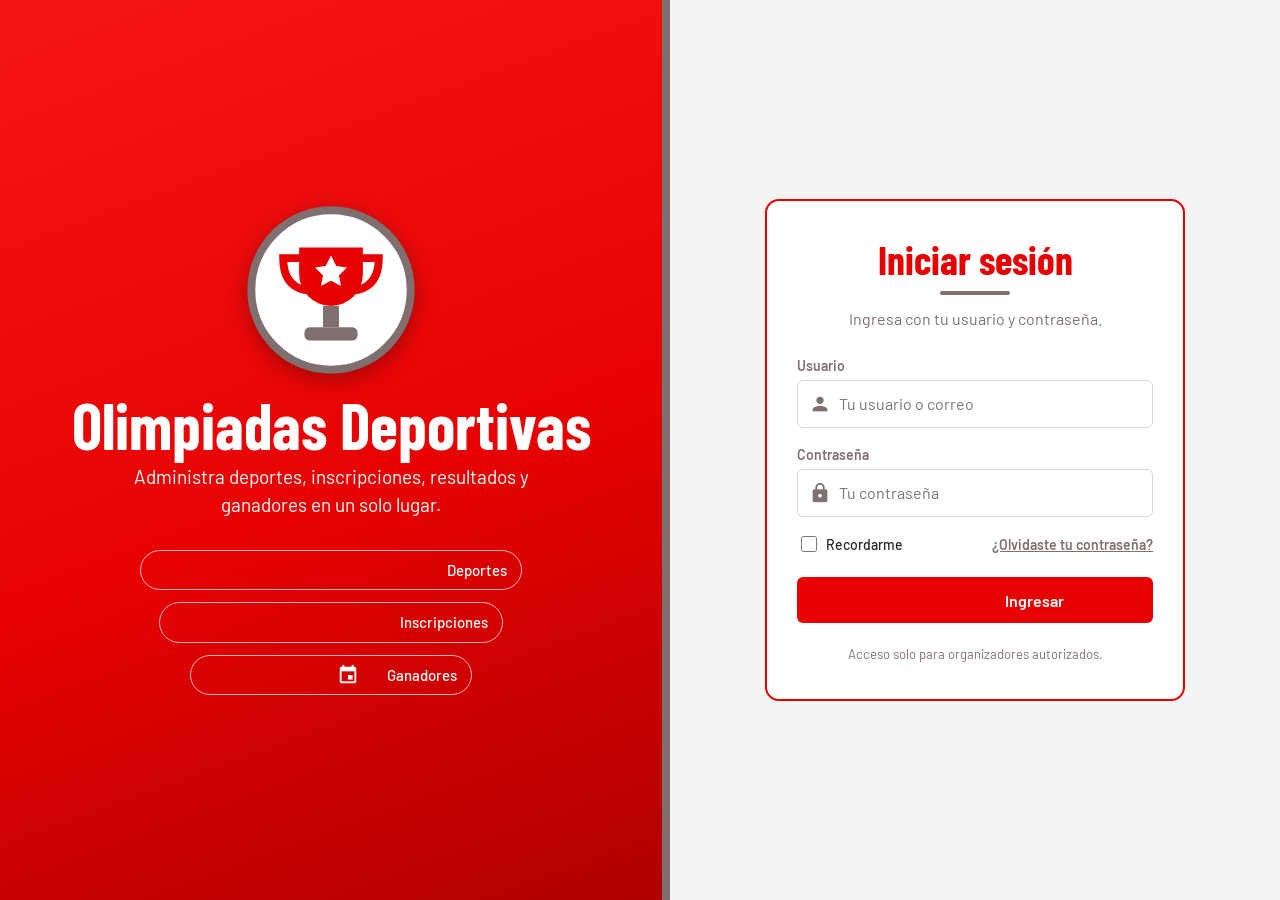
<file: login.html>
<!DOCTYPE html>
<html lang="es"><head><meta charset="UTF-8"><meta name="viewport" content="width=device-width,initial-scale=1">
<title>Iniciar sesión · Olimpiadas Deportivas</title>
<link rel="icon" type="image/svg+xml" href="favicon.svg">
<link rel="stylesheet" href="https://fonts.googleapis.com/icon?family=Material+Icons">
<link rel="stylesheet" href="css/login.css"></head><body>
<section class="portada"><img src="logo.svg" alt="Logo Olimpiadas Deportivas"><h1>Olimpiadas Deportivas</h1><p>Administra deportes, inscripciones, resultados y ganadores en un solo lugar.</p>
<ul><li><span class="material-icons">sports_soccer</span>Deportes</li><li><span class="material-icons">how_to_reg</span>Inscripciones</li><li><span class="material-icons">emoji_events</span>Ganadores</li></ul></section>
<main class="acceso"><form class="card" action="deportes.html" method="get"><h2>Iniciar sesión</h2><p class="sub">Ingresa con tu usuario y contraseña.</p>
<div class="campo"><label for="usuario">Usuario</label><div class="entrada"><span class="material-icons">person</span><input id="usuario" name="usuario" type="text" placeholder="Tu usuario o correo" autocomplete="username" required></div></div>
<div class="campo"><label for="clave">Contraseña</label><div class="entrada"><span class="material-icons">lock</span><input id="clave" name="clave" type="password" placeholder="Tu contraseña" autocomplete="current-password" required></div></div>
<div class="opciones"><label><input type="checkbox" name="recordar">Recordarme</label><a href="#">¿Olvidaste tu contraseña?</a></div>
<button class="btn" type="submit"><span class="material-icons">login</span>Ingresar</button>
<p class="pie">Acceso solo para organizadores autorizados.</p></form></main></body></html>
</file>
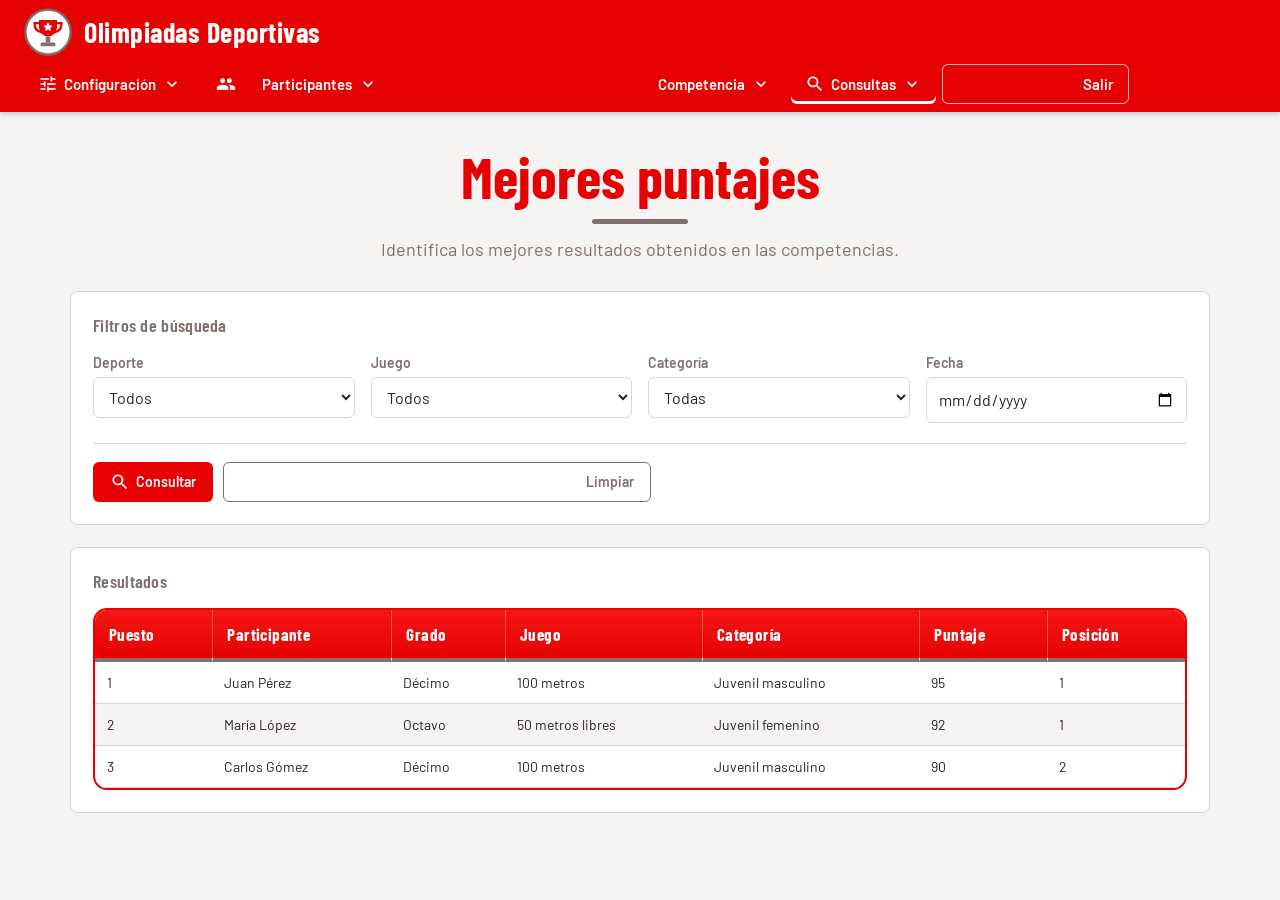
<file: mejores-puntajes.html>
<!DOCTYPE html>
<html lang="es"><head><meta charset="UTF-8"><meta name="viewport" content="width=device-width,initial-scale=1">
<title>Mejores puntajes · Olimpiadas Deportivas</title>
<link rel="stylesheet" href="https://fonts.googleapis.com/icon?family=Material+Icons">
<link rel="icon" type="image/svg+xml" href="favicon.svg">
<link rel="stylesheet" href="css/mejores-puntajes.css"></head><body>
<header class="topbar"><div class="barra"><a class="brand" href="deportes.html"><img src="logo.svg" alt="">Olimpiadas Deportivas</a><nav aria-label="Menú principal"><ul class="menu"><li class="grupo"><button type="button" aria-haspopup="true"><span class="material-icons">tune</span>Configuración<span class="material-icons">expand_more</span></button><div class="sub-menu"><a href="deportes.html"><span class="material-icons">sports_soccer</span>Deportes</a><a href="juegos.html"><span class="material-icons">sports_esports</span>Juegos</a><a href="categorias.html"><span class="material-icons">category</span>Categorías</a></div></li><li class="grupo"><button type="button" aria-haspopup="true"><span class="material-icons">groups</span>Participantes<span class="material-icons">expand_more</span></button><div class="sub-menu"><a href="grados.html"><span class="material-icons">school</span>Grados</a><a href="estudiantes.html"><span class="material-icons">groups</span>Participantes</a><a href="inscripcion.html"><span class="material-icons">how_to_reg</span>Inscripción</a></div></li><li class="grupo"><button type="button" aria-haspopup="true"><span class="material-icons">sports_score</span>Competencia<span class="material-icons">expand_more</span></button><div class="sub-menu"><a href="resultados.html"><span class="material-icons">leaderboard</span>Resultados</a><a href="ganadores.html"><span class="material-icons">emoji_events</span>Ganadores</a></div></li><li class="grupo activo"><button type="button" aria-haspopup="true"><span class="material-icons">search</span>Consultas<span class="material-icons">expand_more</span></button><div class="sub-menu"><a href="consulta-participantes.html"><span class="material-icons">person_search</span>Consultar participantes</a><a href="consulta-resultados.html"><span class="material-icons">manage_search</span>Consultar resultados</a><a href="mejores-puntajes.html" class="activo" aria-current="page"><span class="material-icons">military_tech</span>Mejores puntajes</a></div></li><li><a class="salir" href="login.html"><span class="material-icons">logout</span>Salir</a></li></ul></nav></div></header>
<main><h1>Mejores puntajes</h1><p class="sub">Identifica los mejores resultados obtenidos en las competencias.</p>
<form class="card" onsubmit="return false"><h2>Filtros de búsqueda</h2><div class="grid"><div class="campo"><label for="deporte">Deporte</label><select id="deporte" name="deporte"><option>Todos</option><option>Atletismo</option><option>Natación</option><option>Fútbol</option></select></div><div class="campo"><label for="juego">Juego</label><select id="juego" name="juego"><option>Todos</option><option>100 metros</option><option>Salto largo</option><option>50 metros libres</option><option>Fútbol sala</option></select></div><div class="campo"><label for="categoría">Categoría</label><select id="categoría" name="categoría"><option>Todas</option><option>Infantil masculino</option><option>Infantil femenino</option><option>Juvenil masculino</option><option>Juvenil femenino</option></select></div><div class="campo"><label for="fecha">Fecha</label><input id="fecha" name="fecha" type="date" placeholder=""></div></div><div class="acciones"><button type="button" class="btn pri"><span class="material-icons">search</span>Consultar</button><button type="reset" class="btn ghost"><span class="material-icons">cleaning_services</span>Limpiar</button></div></form>
<section class="card"><h2>Resultados</h2><div class="tabla"><table><thead><tr><th>Puesto</th><th>Participante</th><th>Grado</th><th>Juego</th><th>Categoría</th><th>Puntaje</th><th>Posición</th></tr></thead><tbody><tr><td>1</td><td>Juan Pérez</td><td>Décimo</td><td>100 metros</td><td>Juvenil masculino</td><td>95</td><td>1</td></tr><tr><td>2</td><td>María López</td><td>Octavo</td><td>50 metros libres</td><td>Juvenil femenino</td><td>92</td><td>1</td></tr><tr><td>3</td><td>Carlos Gómez</td><td>Décimo</td><td>100 metros</td><td>Juvenil masculino</td><td>90</td><td>2</td></tr></tbody></table></div></section></main></body></html>
</file>
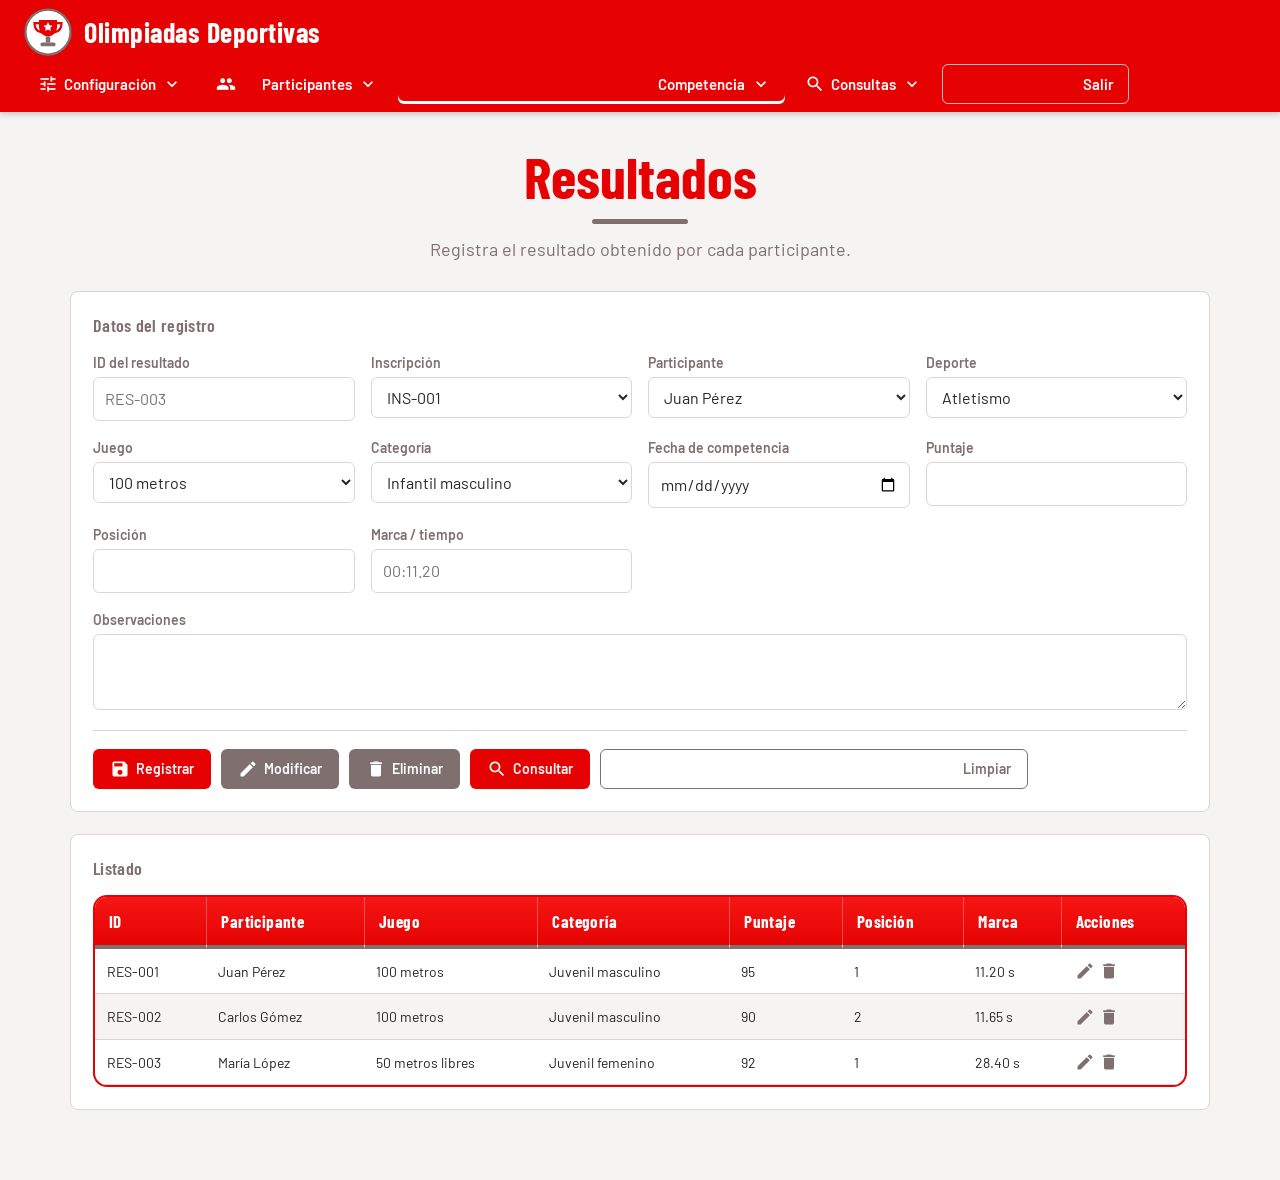
<file: resultados.html>
<!DOCTYPE html>
<html lang="es"><head><meta charset="UTF-8"><meta name="viewport" content="width=device-width,initial-scale=1">
<title>Resultados · Olimpiadas Deportivas</title>
<link rel="stylesheet" href="https://fonts.googleapis.com/icon?family=Material+Icons">
<link rel="icon" type="image/svg+xml" href="favicon.svg">
<link rel="stylesheet" href="css/resultados.css"></head><body>
<header class="topbar"><div class="barra"><a class="brand" href="deportes.html"><img src="logo.svg" alt="">Olimpiadas Deportivas</a><nav aria-label="Menú principal"><ul class="menu"><li class="grupo"><button type="button" aria-haspopup="true"><span class="material-icons">tune</span>Configuración<span class="material-icons">expand_more</span></button><div class="sub-menu"><a href="deportes.html"><span class="material-icons">sports_soccer</span>Deportes</a><a href="juegos.html"><span class="material-icons">sports_esports</span>Juegos</a><a href="categorias.html"><span class="material-icons">category</span>Categorías</a></div></li><li class="grupo"><button type="button" aria-haspopup="true"><span class="material-icons">groups</span>Participantes<span class="material-icons">expand_more</span></button><div class="sub-menu"><a href="grados.html"><span class="material-icons">school</span>Grados</a><a href="estudiantes.html"><span class="material-icons">groups</span>Participantes</a><a href="inscripcion.html"><span class="material-icons">how_to_reg</span>Inscripción</a></div></li><li class="grupo activo"><button type="button" aria-haspopup="true"><span class="material-icons">sports_score</span>Competencia<span class="material-icons">expand_more</span></button><div class="sub-menu"><a href="resultados.html" class="activo" aria-current="page"><span class="material-icons">leaderboard</span>Resultados</a><a href="ganadores.html"><span class="material-icons">emoji_events</span>Ganadores</a></div></li><li class="grupo"><button type="button" aria-haspopup="true"><span class="material-icons">search</span>Consultas<span class="material-icons">expand_more</span></button><div class="sub-menu"><a href="consulta-participantes.html"><span class="material-icons">person_search</span>Consultar participantes</a><a href="consulta-resultados.html"><span class="material-icons">manage_search</span>Consultar resultados</a><a href="mejores-puntajes.html"><span class="material-icons">military_tech</span>Mejores puntajes</a></div></li><li><a class="salir" href="login.html"><span class="material-icons">logout</span>Salir</a></li></ul></nav></div></header>
<main><h1>Resultados</h1><p class="sub">Registra el resultado obtenido por cada participante.</p>
<form class="card" onsubmit="return false"><h2>Datos del registro</h2><div class="grid"><div class="campo"><label for="id-del-resultado">ID del resultado</label><input id="id-del-resultado" name="id-del-resultado" type="text" placeholder="RES-003"></div><div class="campo"><label for="inscripción">Inscripción</label><select id="inscripción" name="inscripción"><option>INS-001</option><option>INS-002</option><option>INS-003</option></select></div><div class="campo"><label for="participante">Participante</label><select id="participante" name="participante"><option>Juan Pérez</option><option>María López</option><option>Carlos Gómez</option></select></div><div class="campo"><label for="deporte">Deporte</label><select id="deporte" name="deporte"><option>Atletismo</option><option>Natación</option><option>Fútbol</option></select></div><div class="campo"><label for="juego">Juego</label><select id="juego" name="juego"><option>100 metros</option><option>Salto largo</option><option>50 metros libres</option><option>Fútbol sala</option></select></div><div class="campo"><label for="categoría">Categoría</label><select id="categoría" name="categoría"><option>Infantil masculino</option><option>Infantil femenino</option><option>Juvenil masculino</option><option>Juvenil femenino</option></select></div><div class="campo"><label for="fecha-de-competencia">Fecha de competencia</label><input id="fecha-de-competencia" name="fecha-de-competencia" type="date" placeholder=""></div><div class="campo"><label for="puntaje">Puntaje</label><input id="puntaje" name="puntaje" type="number" placeholder=""></div><div class="campo"><label for="posición">Posición</label><input id="posición" name="posición" type="number" placeholder=""></div><div class="campo"><label for="marca-tiempo">Marca / tiempo</label><input id="marca-tiempo" name="marca-tiempo" type="text" placeholder="00:11.20"></div><div class="campo ancho"><label for="observaciones">Observaciones</label><textarea id="observaciones" name="observaciones"></textarea></div></div><div class="acciones"><button type="button" class="btn pri"><span class="material-icons">save</span>Registrar</button><button type="button" class="btn sec"><span class="material-icons">edit</span>Modificar</button><button type="button" class="btn sec"><span class="material-icons">delete</span>Eliminar</button><button type="button" class="btn pri"><span class="material-icons">search</span>Consultar</button><button type="reset" class="btn ghost"><span class="material-icons">cleaning_services</span>Limpiar</button></div></form>
<section class="card"><h2>Listado</h2><div class="tabla"><table><thead><tr><th>ID</th><th>Participante</th><th>Juego</th><th>Categoría</th><th>Puntaje</th><th>Posición</th><th>Marca</th><th>Acciones</th></tr></thead><tbody><tr><td>RES-001</td><td>Juan Pérez</td><td>100 metros</td><td>Juvenil masculino</td><td>95</td><td>1</td><td>11.20 s</td><td><button class="ic" title="Editar" aria-label="Editar"><span class="material-icons">edit</span></button><button class="ic" title="Eliminar" aria-label="Eliminar"><span class="material-icons">delete</span></button></td></tr><tr><td>RES-002</td><td>Carlos Gómez</td><td>100 metros</td><td>Juvenil masculino</td><td>90</td><td>2</td><td>11.65 s</td><td><button class="ic" title="Editar" aria-label="Editar"><span class="material-icons">edit</span></button><button class="ic" title="Eliminar" aria-label="Eliminar"><span class="material-icons">delete</span></button></td></tr><tr><td>RES-003</td><td>María López</td><td>50 metros libres</td><td>Juvenil femenino</td><td>92</td><td>1</td><td>28.40 s</td><td><button class="ic" title="Editar" aria-label="Editar"><span class="material-icons">edit</span></button><button class="ic" title="Eliminar" aria-label="Eliminar"><span class="material-icons">delete</span></button></td></tr></tbody></table></div></section></main></body></html>
</file>
<file: css/categorias.css>
@import url('https://fonts.googleapis.com/css2?family=Barlow:wght@400;500;600&family=Barlow+Condensed:wght@600;700&display=swap');
:root{--rojo:#E60202;--gris:#806F6F;--fondo:#F6F3F3;--borde:#DDD5D5;--texto:#2A2424;--blanco:#fff}
*{box-sizing:border-box}body{margin:0;background:var(--fondo);color:var(--texto);font:16px/1.5 'Barlow',sans-serif}
.material-icons{font-size:20px;vertical-align:middle}
.topbar{background:var(--rojo);color:var(--blanco);position:sticky;top:0;z-index:10;box-shadow:0 2px 6px rgba(0,0,0,.2)}
main{max-width:1180px;margin:0 auto;padding:28px 20px 48px}
.card{background:var(--blanco);border:1px solid var(--borde);border-radius:8px;padding:22px;margin-bottom:22px}
.card h2{margin:0 0 16px;font:600 18px 'Barlow Condensed',sans-serif;color:var(--gris);letter-spacing:.3px}
.grid{display:grid;grid-template-columns:repeat(auto-fit,minmax(230px,1fr));gap:16px}
.campo{display:flex;flex-direction:column;gap:4px}.campo.ancho{grid-column:1/-1}
label{font-size:14px;font-weight:600;color:var(--gris)}
input,select,textarea{font:inherit;padding:9px 11px;border:1px solid var(--borde);border-radius:6px;background:var(--blanco);color:var(--texto)}
input:focus,select:focus,textarea:focus{border-color:var(--rojo)}textarea{min-height:76px;resize:vertical}
.acciones{display:flex;flex-wrap:wrap;gap:10px;margin-top:20px;padding-top:18px;border-top:1px solid var(--borde)}
.btn{display:inline-flex;align-items:center;gap:6px;padding:9px 16px;border-radius:6px;font:600 14px 'Barlow',sans-serif;cursor:pointer;border:1px solid transparent}
.pri{background:var(--rojo);color:var(--blanco)}.pri:hover{background:#C00101}
.sec{background:var(--gris);color:var(--blanco)}.sec:hover{background:#6A5B5B}
.ghost{background:transparent;color:var(--gris);border-color:var(--gris)}.ghost:hover{background:var(--fondo)}
td{padding:10px 12px;border-bottom:1px solid var(--borde);white-space:nowrap}
tbody tr:nth-child(even){background:var(--fondo)}tbody tr:hover{background:#FBE3E3}
.tag{display:inline-block;padding:2px 10px;border-radius:12px;font-size:12px;font-weight:600}
.on{background:var(--rojo);color:var(--blanco)}.off{background:var(--blanco);color:var(--gris);border:1px solid var(--gris)}
.ic{background:none;border:0;color:var(--gris);cursor:pointer;padding:2px}.ic:hover{color:var(--rojo)}
.barra{display:flex;align-items:center;justify-content:space-between;flex-wrap:wrap;gap:8px 24px;padding:8px 24px}
.brand{display:flex;align-items:center;gap:12px;color:var(--blanco);text-decoration:none;font:700 28px 'Barlow Condensed',sans-serif;letter-spacing:.5px}
.brand img{width:48px;height:48px}
.menu{display:flex;gap:6px;list-style:none;margin:0;padding:0;flex-wrap:wrap}
.grupo{position:relative}
.grupo>button{display:flex;align-items:center;gap:6px;padding:10px 14px;background:transparent;color:var(--blanco);border:0;border-radius:6px;font:600 15px 'Barlow',sans-serif;cursor:pointer}
.grupo>button:hover,.grupo:focus-within>button{background:rgba(0,0,0,.18)}
.grupo.activo>button{box-shadow:inset 0 -3px 0 var(--blanco)}
.sub-menu{display:none;position:absolute;right:0;top:100%;min-width:240px;background:var(--blanco);border:1px solid var(--borde);border-top:3px solid var(--gris);border-radius:0 0 8px 8px;box-shadow:0 8px 18px rgba(0,0,0,.18);padding:6px;z-index:20}
.grupo:hover .sub-menu,.grupo:focus-within .sub-menu{display:block}
.sub-menu a{display:flex;gap:10px;align-items:center;padding:9px 12px;color:var(--texto);text-decoration:none;border-radius:6px;font-size:15px}
.sub-menu a .material-icons{color:var(--gris)}
.sub-menu a:hover{background:var(--fondo);color:var(--rojo)}
.sub-menu a.activo{background:var(--rojo);color:var(--blanco)}.sub-menu a.activo .material-icons{color:var(--blanco)}
.brand:focus-visible,.grupo>button:focus-visible,.sub-menu a:focus-visible,.btn:focus-visible,input:focus-visible,select:focus-visible,textarea:focus-visible{outline:3px solid var(--gris);outline-offset:2px}
h1{margin:6px 0 0;text-align:center;font:700 58px/1.05 'Barlow Condensed',sans-serif;color:var(--rojo)}
h1::after{content:"";display:block;width:96px;height:5px;background:var(--gris);border-radius:3px;margin:12px auto 0}
.sub{text-align:center;margin:12px 0 28px;color:var(--gris);font-size:18px}
.tabla{overflow-x:auto;border:2px solid var(--rojo);border-radius:14px}
table{width:100%;border-collapse:separate;border-spacing:0;font-size:14px}
th{background:linear-gradient(180deg,#F51616,var(--rojo));color:var(--blanco);text-align:left;padding:14px;font:700 17px 'Barlow Condensed',sans-serif;letter-spacing:.4px;white-space:nowrap;border-bottom:4px solid var(--gris)}
th+th{border-left:1px solid rgba(255,255,255,.28)}
th:first-child{border-top-left-radius:11px}th:last-child{border-top-right-radius:11px}
.salir{display:flex;align-items:center;gap:6px;padding:9px 14px;color:var(--blanco);text-decoration:none;font:600 15px 'Barlow',sans-serif;border:1px solid rgba(255,255,255,.7);border-radius:6px}.salir:hover{background:var(--blanco);color:var(--rojo)}.salir:focus-visible{outline:3px solid var(--gris);outline-offset:2px}
@media(max-width:700px){.grupo{position:static}.sub-menu{left:12px;right:12px;min-width:0}h1{font-size:38px}.barra{padding:8px 12px}}
@media(max-width:600px){main{padding:18px 12px}}
@media(prefers-reduced-motion:no-preference){.btn,.menu a{transition:background .15s,opacity .15s}}
</file>
<file: css/consulta-participantes.css>
@import url('https://fonts.googleapis.com/css2?family=Barlow:wght@400;500;600&family=Barlow+Condensed:wght@600;700&display=swap');
:root{--rojo:#E60202;--gris:#806F6F;--fondo:#F6F3F3;--borde:#DDD5D5;--texto:#2A2424;--blanco:#fff}
*{box-sizing:border-box}body{margin:0;background:var(--fondo);color:var(--texto);font:16px/1.5 'Barlow',sans-serif}
.material-icons{font-size:20px;vertical-align:middle}
.topbar{background:var(--rojo);color:var(--blanco);position:sticky;top:0;z-index:10;box-shadow:0 2px 6px rgba(0,0,0,.2)}
main{max-width:1180px;margin:0 auto;padding:28px 20px 48px}
.card{background:var(--blanco);border:1px solid var(--borde);border-radius:8px;padding:22px;margin-bottom:22px}
.card h2{margin:0 0 16px;font:600 18px 'Barlow Condensed',sans-serif;color:var(--gris);letter-spacing:.3px}
.grid{display:grid;grid-template-columns:repeat(auto-fit,minmax(230px,1fr));gap:16px}
.campo{display:flex;flex-direction:column;gap:4px}.campo.ancho{grid-column:1/-1}
label{font-size:14px;font-weight:600;color:var(--gris)}
input,select,textarea{font:inherit;padding:9px 11px;border:1px solid var(--borde);border-radius:6px;background:var(--blanco);color:var(--texto)}
input:focus,select:focus,textarea:focus{border-color:var(--rojo)}textarea{min-height:76px;resize:vertical}
.acciones{display:flex;flex-wrap:wrap;gap:10px;margin-top:20px;padding-top:18px;border-top:1px solid var(--borde)}
.btn{display:inline-flex;align-items:center;gap:6px;padding:9px 16px;border-radius:6px;font:600 14px 'Barlow',sans-serif;cursor:pointer;border:1px solid transparent}
.pri{background:var(--rojo);color:var(--blanco)}.pri:hover{background:#C00101}
.sec{background:var(--gris);color:var(--blanco)}.sec:hover{background:#6A5B5B}
.ghost{background:transparent;color:var(--gris);border-color:var(--gris)}.ghost:hover{background:var(--fondo)}
td{padding:10px 12px;border-bottom:1px solid var(--borde);white-space:nowrap}
tbody tr:nth-child(even){background:var(--fondo)}tbody tr:hover{background:#FBE3E3}
.tag{display:inline-block;padding:2px 10px;border-radius:12px;font-size:12px;font-weight:600}
.on{background:var(--rojo);color:var(--blanco)}.off{background:var(--blanco);color:var(--gris);border:1px solid var(--gris)}
.ic{background:none;border:0;color:var(--gris);cursor:pointer;padding:2px}.ic:hover{color:var(--rojo)}
.barra{display:flex;align-items:center;justify-content:space-between;flex-wrap:wrap;gap:8px 24px;padding:8px 24px}
.brand{display:flex;align-items:center;gap:12px;color:var(--blanco);text-decoration:none;font:700 28px 'Barlow Condensed',sans-serif;letter-spacing:.5px}
.brand img{width:48px;height:48px}
.menu{display:flex;gap:6px;list-style:none;margin:0;padding:0;flex-wrap:wrap}
.grupo{position:relative}
.grupo>button{display:flex;align-items:center;gap:6px;padding:10px 14px;background:transparent;color:var(--blanco);border:0;border-radius:6px;font:600 15px 'Barlow',sans-serif;cursor:pointer}
.grupo>button:hover,.grupo:focus-within>button{background:rgba(0,0,0,.18)}
.grupo.activo>button{box-shadow:inset 0 -3px 0 var(--blanco)}
.sub-menu{display:none;position:absolute;right:0;top:100%;min-width:240px;background:var(--blanco);border:1px solid var(--borde);border-top:3px solid var(--gris);border-radius:0 0 8px 8px;box-shadow:0 8px 18px rgba(0,0,0,.18);padding:6px;z-index:20}
.grupo:hover .sub-menu,.grupo:focus-within .sub-menu{display:block}
.sub-menu a{display:flex;gap:10px;align-items:center;padding:9px 12px;color:var(--texto);text-decoration:none;border-radius:6px;font-size:15px}
.sub-menu a .material-icons{color:var(--gris)}
.sub-menu a:hover{background:var(--fondo);color:var(--rojo)}
.sub-menu a.activo{background:var(--rojo);color:var(--blanco)}.sub-menu a.activo .material-icons{color:var(--blanco)}
.brand:focus-visible,.grupo>button:focus-visible,.sub-menu a:focus-visible,.btn:focus-visible,input:focus-visible,select:focus-visible,textarea:focus-visible{outline:3px solid var(--gris);outline-offset:2px}
h1{margin:6px 0 0;text-align:center;font:700 58px/1.05 'Barlow Condensed',sans-serif;color:var(--rojo)}
h1::after{content:"";display:block;width:96px;height:5px;background:var(--gris);border-radius:3px;margin:12px auto 0}
.sub{text-align:center;margin:12px 0 28px;color:var(--gris);font-size:18px}
.tabla{overflow-x:auto;border:2px solid var(--rojo);border-radius:14px}
table{width:100%;border-collapse:separate;border-spacing:0;font-size:14px}
th{background:linear-gradient(180deg,#F51616,var(--rojo));color:var(--blanco);text-align:left;padding:14px;font:700 17px 'Barlow Condensed',sans-serif;letter-spacing:.4px;white-space:nowrap;border-bottom:4px solid var(--gris)}
th+th{border-left:1px solid rgba(255,255,255,.28)}
th:first-child{border-top-left-radius:11px}th:last-child{border-top-right-radius:11px}
.salir{display:flex;align-items:center;gap:6px;padding:9px 14px;color:var(--blanco);text-decoration:none;font:600 15px 'Barlow',sans-serif;border:1px solid rgba(255,255,255,.7);border-radius:6px}.salir:hover{background:var(--blanco);color:var(--rojo)}.salir:focus-visible{outline:3px solid var(--gris);outline-offset:2px}
@media(max-width:700px){.grupo{position:static}.sub-menu{left:12px;right:12px;min-width:0}h1{font-size:38px}.barra{padding:8px 12px}}
@media(max-width:600px){main{padding:18px 12px}}
@media(prefers-reduced-motion:no-preference){.btn,.menu a{transition:background .15s,opacity .15s}}
</file>
<file: css/consulta-resultados.css>
@import url('https://fonts.googleapis.com/css2?family=Barlow:wght@400;500;600&family=Barlow+Condensed:wght@600;700&display=swap');
:root{--rojo:#E60202;--gris:#806F6F;--fondo:#F6F3F3;--borde:#DDD5D5;--texto:#2A2424;--blanco:#fff}
*{box-sizing:border-box}body{margin:0;background:var(--fondo);color:var(--texto);font:16px/1.5 'Barlow',sans-serif}
.material-icons{font-size:20px;vertical-align:middle}
.topbar{background:var(--rojo);color:var(--blanco);position:sticky;top:0;z-index:10;box-shadow:0 2px 6px rgba(0,0,0,.2)}
main{max-width:1180px;margin:0 auto;padding:28px 20px 48px}
.card{background:var(--blanco);border:1px solid var(--borde);border-radius:8px;padding:22px;margin-bottom:22px}
.card h2{margin:0 0 16px;font:600 18px 'Barlow Condensed',sans-serif;color:var(--gris);letter-spacing:.3px}
.grid{display:grid;grid-template-columns:repeat(auto-fit,minmax(230px,1fr));gap:16px}
.campo{display:flex;flex-direction:column;gap:4px}.campo.ancho{grid-column:1/-1}
label{font-size:14px;font-weight:600;color:var(--gris)}
input,select,textarea{font:inherit;padding:9px 11px;border:1px solid var(--borde);border-radius:6px;background:var(--blanco);color:var(--texto)}
input:focus,select:focus,textarea:focus{border-color:var(--rojo)}textarea{min-height:76px;resize:vertical}
.acciones{display:flex;flex-wrap:wrap;gap:10px;margin-top:20px;padding-top:18px;border-top:1px solid var(--borde)}
.btn{display:inline-flex;align-items:center;gap:6px;padding:9px 16px;border-radius:6px;font:600 14px 'Barlow',sans-serif;cursor:pointer;border:1px solid transparent}
.pri{background:var(--rojo);color:var(--blanco)}.pri:hover{background:#C00101}
.sec{background:var(--gris);color:var(--blanco)}.sec:hover{background:#6A5B5B}
.ghost{background:transparent;color:var(--gris);border-color:var(--gris)}.ghost:hover{background:var(--fondo)}
td{padding:10px 12px;border-bottom:1px solid var(--borde);white-space:nowrap}
tbody tr:nth-child(even){background:var(--fondo)}tbody tr:hover{background:#FBE3E3}
.tag{display:inline-block;padding:2px 10px;border-radius:12px;font-size:12px;font-weight:600}
.on{background:var(--rojo);color:var(--blanco)}.off{background:var(--blanco);color:var(--gris);border:1px solid var(--gris)}
.ic{background:none;border:0;color:var(--gris);cursor:pointer;padding:2px}.ic:hover{color:var(--rojo)}
.barra{display:flex;align-items:center;justify-content:space-between;flex-wrap:wrap;gap:8px 24px;padding:8px 24px}
.brand{display:flex;align-items:center;gap:12px;color:var(--blanco);text-decoration:none;font:700 28px 'Barlow Condensed',sans-serif;letter-spacing:.5px}
.brand img{width:48px;height:48px}
.menu{display:flex;gap:6px;list-style:none;margin:0;padding:0;flex-wrap:wrap}
.grupo{position:relative}
.grupo>button{display:flex;align-items:center;gap:6px;padding:10px 14px;background:transparent;color:var(--blanco);border:0;border-radius:6px;font:600 15px 'Barlow',sans-serif;cursor:pointer}
.grupo>button:hover,.grupo:focus-within>button{background:rgba(0,0,0,.18)}
.grupo.activo>button{box-shadow:inset 0 -3px 0 var(--blanco)}
.sub-menu{display:none;position:absolute;right:0;top:100%;min-width:240px;background:var(--blanco);border:1px solid var(--borde);border-top:3px solid var(--gris);border-radius:0 0 8px 8px;box-shadow:0 8px 18px rgba(0,0,0,.18);padding:6px;z-index:20}
.grupo:hover .sub-menu,.grupo:focus-within .sub-menu{display:block}
.sub-menu a{display:flex;gap:10px;align-items:center;padding:9px 12px;color:var(--texto);text-decoration:none;border-radius:6px;font-size:15px}
.sub-menu a .material-icons{color:var(--gris)}
.sub-menu a:hover{background:var(--fondo);color:var(--rojo)}
.sub-menu a.activo{background:var(--rojo);color:var(--blanco)}.sub-menu a.activo .material-icons{color:var(--blanco)}
.brand:focus-visible,.grupo>button:focus-visible,.sub-menu a:focus-visible,.btn:focus-visible,input:focus-visible,select:focus-visible,textarea:focus-visible{outline:3px solid var(--gris);outline-offset:2px}
h1{margin:6px 0 0;text-align:center;font:700 58px/1.05 'Barlow Condensed',sans-serif;color:var(--rojo)}
h1::after{content:"";display:block;width:96px;height:5px;background:var(--gris);border-radius:3px;margin:12px auto 0}
.sub{text-align:center;margin:12px 0 28px;color:var(--gris);font-size:18px}
.tabla{overflow-x:auto;border:2px solid var(--rojo);border-radius:14px}
table{width:100%;border-collapse:separate;border-spacing:0;font-size:14px}
th{background:linear-gradient(180deg,#F51616,var(--rojo));color:var(--blanco);text-align:left;padding:14px;font:700 17px 'Barlow Condensed',sans-serif;letter-spacing:.4px;white-space:nowrap;border-bottom:4px solid var(--gris)}
th+th{border-left:1px solid rgba(255,255,255,.28)}
th:first-child{border-top-left-radius:11px}th:last-child{border-top-right-radius:11px}
.salir{display:flex;align-items:center;gap:6px;padding:9px 14px;color:var(--blanco);text-decoration:none;font:600 15px 'Barlow',sans-serif;border:1px solid rgba(255,255,255,.7);border-radius:6px}.salir:hover{background:var(--blanco);color:var(--rojo)}.salir:focus-visible{outline:3px solid var(--gris);outline-offset:2px}
@media(max-width:700px){.grupo{position:static}.sub-menu{left:12px;right:12px;min-width:0}h1{font-size:38px}.barra{padding:8px 12px}}
@media(max-width:600px){main{padding:18px 12px}}
@media(prefers-reduced-motion:no-preference){.btn,.menu a{transition:background .15s,opacity .15s}}
</file>
<file: css/deportes.css>
@import url('https://fonts.googleapis.com/css2?family=Barlow:wght@400;500;600&family=Barlow+Condensed:wght@600;700&display=swap');
:root{--rojo:#E60202;--gris:#806F6F;--fondo:#F6F3F3;--borde:#DDD5D5;--texto:#2A2424;--blanco:#fff}
*{box-sizing:border-box}body{margin:0;background:var(--fondo);color:var(--texto);font:16px/1.5 'Barlow',sans-serif}
.material-icons{font-size:20px;vertical-align:middle}
.topbar{background:var(--rojo);color:var(--blanco);position:sticky;top:0;z-index:10;box-shadow:0 2px 6px rgba(0,0,0,.2)}
main{max-width:1180px;margin:0 auto;padding:28px 20px 48px}
.card{background:var(--blanco);border:1px solid var(--borde);border-radius:8px;padding:22px;margin-bottom:22px}
.card h2{margin:0 0 16px;font:600 18px 'Barlow Condensed',sans-serif;color:var(--gris);letter-spacing:.3px}
.grid{display:grid;grid-template-columns:repeat(auto-fit,minmax(230px,1fr));gap:16px}
.campo{display:flex;flex-direction:column;gap:4px}.campo.ancho{grid-column:1/-1}
label{font-size:14px;font-weight:600;color:var(--gris)}
input,select,textarea{font:inherit;padding:9px 11px;border:1px solid var(--borde);border-radius:6px;background:var(--blanco);color:var(--texto)}
input:focus,select:focus,textarea:focus{border-color:var(--rojo)}textarea{min-height:76px;resize:vertical}
.acciones{display:flex;flex-wrap:wrap;gap:10px;margin-top:20px;padding-top:18px;border-top:1px solid var(--borde)}
.btn{display:inline-flex;align-items:center;gap:6px;padding:9px 16px;border-radius:6px;font:600 14px 'Barlow',sans-serif;cursor:pointer;border:1px solid transparent}
.pri{background:var(--rojo);color:var(--blanco)}.pri:hover{background:#C00101}
.sec{background:var(--gris);color:var(--blanco)}.sec:hover{background:#6A5B5B}
.ghost{background:transparent;color:var(--gris);border-color:var(--gris)}.ghost:hover{background:var(--fondo)}
td{padding:10px 12px;border-bottom:1px solid var(--borde);white-space:nowrap}
tbody tr:nth-child(even){background:var(--fondo)}tbody tr:hover{background:#FBE3E3}
.tag{display:inline-block;padding:2px 10px;border-radius:12px;font-size:12px;font-weight:600}
.on{background:var(--rojo);color:var(--blanco)}.off{background:var(--blanco);color:var(--gris);border:1px solid var(--gris)}
.ic{background:none;border:0;color:var(--gris);cursor:pointer;padding:2px}.ic:hover{color:var(--rojo)}
.barra{display:flex;align-items:center;justify-content:space-between;flex-wrap:wrap;gap:8px 24px;padding:8px 24px}
.brand{display:flex;align-items:center;gap:12px;color:var(--blanco);text-decoration:none;font:700 28px 'Barlow Condensed',sans-serif;letter-spacing:.5px}
.brand img{width:48px;height:48px}
.menu{display:flex;gap:6px;list-style:none;margin:0;padding:0;flex-wrap:wrap}
.grupo{position:relative}
.grupo>button{display:flex;align-items:center;gap:6px;padding:10px 14px;background:transparent;color:var(--blanco);border:0;border-radius:6px;font:600 15px 'Barlow',sans-serif;cursor:pointer}
.grupo>button:hover,.grupo:focus-within>button{background:rgba(0,0,0,.18)}
.grupo.activo>button{box-shadow:inset 0 -3px 0 var(--blanco)}
.sub-menu{display:none;position:absolute;right:0;top:100%;min-width:240px;background:var(--blanco);border:1px solid var(--borde);border-top:3px solid var(--gris);border-radius:0 0 8px 8px;box-shadow:0 8px 18px rgba(0,0,0,.18);padding:6px;z-index:20}
.grupo:hover .sub-menu,.grupo:focus-within .sub-menu{display:block}
.sub-menu a{display:flex;gap:10px;align-items:center;padding:9px 12px;color:var(--texto);text-decoration:none;border-radius:6px;font-size:15px}
.sub-menu a .material-icons{color:var(--gris)}
.sub-menu a:hover{background:var(--fondo);color:var(--rojo)}
.sub-menu a.activo{background:var(--rojo);color:var(--blanco)}.sub-menu a.activo .material-icons{color:var(--blanco)}
.brand:focus-visible,.grupo>button:focus-visible,.sub-menu a:focus-visible,.btn:focus-visible,input:focus-visible,select:focus-visible,textarea:focus-visible{outline:3px solid var(--gris);outline-offset:2px}
h1{margin:6px 0 0;text-align:center;font:700 58px/1.05 'Barlow Condensed',sans-serif;color:var(--rojo)}
h1::after{content:"";display:block;width:96px;height:5px;background:var(--gris);border-radius:3px;margin:12px auto 0}
.sub{text-align:center;margin:12px 0 28px;color:var(--gris);font-size:18px}
.tabla{overflow-x:auto;border:2px solid var(--rojo);border-radius:14px}
table{width:100%;border-collapse:separate;border-spacing:0;font-size:14px}
th{background:linear-gradient(180deg,#F51616,var(--rojo));color:var(--blanco);text-align:left;padding:14px;font:700 17px 'Barlow Condensed',sans-serif;letter-spacing:.4px;white-space:nowrap;border-bottom:4px solid var(--gris)}
th+th{border-left:1px solid rgba(255,255,255,.28)}
th:first-child{border-top-left-radius:11px}th:last-child{border-top-right-radius:11px}
.salir{display:flex;align-items:center;gap:6px;padding:9px 14px;color:var(--blanco);text-decoration:none;font:600 15px 'Barlow',sans-serif;border:1px solid rgba(255,255,255,.7);border-radius:6px}.salir:hover{background:var(--blanco);color:var(--rojo)}.salir:focus-visible{outline:3px solid var(--gris);outline-offset:2px}
@media(max-width:700px){.grupo{position:static}.sub-menu{left:12px;right:12px;min-width:0}h1{font-size:38px}.barra{padding:8px 12px}}
@media(max-width:600px){main{padding:18px 12px}}
@media(prefers-reduced-motion:no-preference){.btn,.menu a{transition:background .15s,opacity .15s}}
</file>
<file: css/estudiantes.css>
@import url('https://fonts.googleapis.com/css2?family=Barlow:wght@400;500;600&family=Barlow+Condensed:wght@600;700&display=swap');
:root{--rojo:#E60202;--gris:#806F6F;--fondo:#F6F3F3;--borde:#DDD5D5;--texto:#2A2424;--blanco:#fff}
*{box-sizing:border-box}body{margin:0;background:var(--fondo);color:var(--texto);font:16px/1.5 'Barlow',sans-serif}
.material-icons{font-size:20px;vertical-align:middle}
.topbar{background:var(--rojo);color:var(--blanco);position:sticky;top:0;z-index:10;box-shadow:0 2px 6px rgba(0,0,0,.2)}
main{max-width:1180px;margin:0 auto;padding:28px 20px 48px}
.card{background:var(--blanco);border:1px solid var(--borde);border-radius:8px;padding:22px;margin-bottom:22px}
.card h2{margin:0 0 16px;font:600 18px 'Barlow Condensed',sans-serif;color:var(--gris);letter-spacing:.3px}
.grid{display:grid;grid-template-columns:repeat(auto-fit,minmax(230px,1fr));gap:16px}
.campo{display:flex;flex-direction:column;gap:4px}.campo.ancho{grid-column:1/-1}
label{font-size:14px;font-weight:600;color:var(--gris)}
input,select,textarea{font:inherit;padding:9px 11px;border:1px solid var(--borde);border-radius:6px;background:var(--blanco);color:var(--texto)}
input:focus,select:focus,textarea:focus{border-color:var(--rojo)}textarea{min-height:76px;resize:vertical}
.acciones{display:flex;flex-wrap:wrap;gap:10px;margin-top:20px;padding-top:18px;border-top:1px solid var(--borde)}
.btn{display:inline-flex;align-items:center;gap:6px;padding:9px 16px;border-radius:6px;font:600 14px 'Barlow',sans-serif;cursor:pointer;border:1px solid transparent}
.pri{background:var(--rojo);color:var(--blanco)}.pri:hover{background:#C00101}
.sec{background:var(--gris);color:var(--blanco)}.sec:hover{background:#6A5B5B}
.ghost{background:transparent;color:var(--gris);border-color:var(--gris)}.ghost:hover{background:var(--fondo)}
td{padding:10px 12px;border-bottom:1px solid var(--borde);white-space:nowrap}
tbody tr:nth-child(even){background:var(--fondo)}tbody tr:hover{background:#FBE3E3}
.tag{display:inline-block;padding:2px 10px;border-radius:12px;font-size:12px;font-weight:600}
.on{background:var(--rojo);color:var(--blanco)}.off{background:var(--blanco);color:var(--gris);border:1px solid var(--gris)}
.ic{background:none;border:0;color:var(--gris);cursor:pointer;padding:2px}.ic:hover{color:var(--rojo)}
.barra{display:flex;align-items:center;justify-content:space-between;flex-wrap:wrap;gap:8px 24px;padding:8px 24px}
.brand{display:flex;align-items:center;gap:12px;color:var(--blanco);text-decoration:none;font:700 28px 'Barlow Condensed',sans-serif;letter-spacing:.5px}
.brand img{width:48px;height:48px}
.menu{display:flex;gap:6px;list-style:none;margin:0;padding:0;flex-wrap:wrap}
.grupo{position:relative}
.grupo>button{display:flex;align-items:center;gap:6px;padding:10px 14px;background:transparent;color:var(--blanco);border:0;border-radius:6px;font:600 15px 'Barlow',sans-serif;cursor:pointer}
.grupo>button:hover,.grupo:focus-within>button{background:rgba(0,0,0,.18)}
.grupo.activo>button{box-shadow:inset 0 -3px 0 var(--blanco)}
.sub-menu{display:none;position:absolute;right:0;top:100%;min-width:240px;background:var(--blanco);border:1px solid var(--borde);border-top:3px solid var(--gris);border-radius:0 0 8px 8px;box-shadow:0 8px 18px rgba(0,0,0,.18);padding:6px;z-index:20}
.grupo:hover .sub-menu,.grupo:focus-within .sub-menu{display:block}
.sub-menu a{display:flex;gap:10px;align-items:center;padding:9px 12px;color:var(--texto);text-decoration:none;border-radius:6px;font-size:15px}
.sub-menu a .material-icons{color:var(--gris)}
.sub-menu a:hover{background:var(--fondo);color:var(--rojo)}
.sub-menu a.activo{background:var(--rojo);color:var(--blanco)}.sub-menu a.activo .material-icons{color:var(--blanco)}
.brand:focus-visible,.grupo>button:focus-visible,.sub-menu a:focus-visible,.btn:focus-visible,input:focus-visible,select:focus-visible,textarea:focus-visible{outline:3px solid var(--gris);outline-offset:2px}
h1{margin:6px 0 0;text-align:center;font:700 58px/1.05 'Barlow Condensed',sans-serif;color:var(--rojo)}
h1::after{content:"";display:block;width:96px;height:5px;background:var(--gris);border-radius:3px;margin:12px auto 0}
.sub{text-align:center;margin:12px 0 28px;color:var(--gris);font-size:18px}
.tabla{overflow-x:auto;border:2px solid var(--rojo);border-radius:14px}
table{width:100%;border-collapse:separate;border-spacing:0;font-size:14px}
th{background:linear-gradient(180deg,#F51616,var(--rojo));color:var(--blanco);text-align:left;padding:14px;font:700 17px 'Barlow Condensed',sans-serif;letter-spacing:.4px;white-space:nowrap;border-bottom:4px solid var(--gris)}
th+th{border-left:1px solid rgba(255,255,255,.28)}
th:first-child{border-top-left-radius:11px}th:last-child{border-top-right-radius:11px}
.salir{display:flex;align-items:center;gap:6px;padding:9px 14px;color:var(--blanco);text-decoration:none;font:600 15px 'Barlow',sans-serif;border:1px solid rgba(255,255,255,.7);border-radius:6px}.salir:hover{background:var(--blanco);color:var(--rojo)}.salir:focus-visible{outline:3px solid var(--gris);outline-offset:2px}
@media(max-width:700px){.grupo{position:static}.sub-menu{left:12px;right:12px;min-width:0}h1{font-size:38px}.barra{padding:8px 12px}}
@media(max-width:600px){main{padding:18px 12px}}
@media(prefers-reduced-motion:no-preference){.btn,.menu a{transition:background .15s,opacity .15s}}
</file>
<file: css/ganadores.css>
@import url('https://fonts.googleapis.com/css2?family=Barlow:wght@400;500;600&family=Barlow+Condensed:wght@600;700&display=swap');
:root{--rojo:#E60202;--gris:#806F6F;--fondo:#F6F3F3;--borde:#DDD5D5;--texto:#2A2424;--blanco:#fff}
*{box-sizing:border-box}body{margin:0;background:var(--fondo);color:var(--texto);font:16px/1.5 'Barlow',sans-serif}
.material-icons{font-size:20px;vertical-align:middle}
.topbar{background:var(--rojo);color:var(--blanco);position:sticky;top:0;z-index:10;box-shadow:0 2px 6px rgba(0,0,0,.2)}
main{max-width:1180px;margin:0 auto;padding:28px 20px 48px}
.card{background:var(--blanco);border:1px solid var(--borde);border-radius:8px;padding:22px;margin-bottom:22px}
.card h2{margin:0 0 16px;font:600 18px 'Barlow Condensed',sans-serif;color:var(--gris);letter-spacing:.3px}
.grid{display:grid;grid-template-columns:repeat(auto-fit,minmax(230px,1fr));gap:16px}
.campo{display:flex;flex-direction:column;gap:4px}.campo.ancho{grid-column:1/-1}
label{font-size:14px;font-weight:600;color:var(--gris)}
input,select,textarea{font:inherit;padding:9px 11px;border:1px solid var(--borde);border-radius:6px;background:var(--blanco);color:var(--texto)}
input:focus,select:focus,textarea:focus{border-color:var(--rojo)}textarea{min-height:76px;resize:vertical}
.acciones{display:flex;flex-wrap:wrap;gap:10px;margin-top:20px;padding-top:18px;border-top:1px solid var(--borde)}
.btn{display:inline-flex;align-items:center;gap:6px;padding:9px 16px;border-radius:6px;font:600 14px 'Barlow',sans-serif;cursor:pointer;border:1px solid transparent}
.pri{background:var(--rojo);color:var(--blanco)}.pri:hover{background:#C00101}
.sec{background:var(--gris);color:var(--blanco)}.sec:hover{background:#6A5B5B}
.ghost{background:transparent;color:var(--gris);border-color:var(--gris)}.ghost:hover{background:var(--fondo)}
td{padding:10px 12px;border-bottom:1px solid var(--borde);white-space:nowrap}
tbody tr:nth-child(even){background:var(--fondo)}tbody tr:hover{background:#FBE3E3}
.tag{display:inline-block;padding:2px 10px;border-radius:12px;font-size:12px;font-weight:600}
.on{background:var(--rojo);color:var(--blanco)}.off{background:var(--blanco);color:var(--gris);border:1px solid var(--gris)}
.ic{background:none;border:0;color:var(--gris);cursor:pointer;padding:2px}.ic:hover{color:var(--rojo)}
.barra{display:flex;align-items:center;justify-content:space-between;flex-wrap:wrap;gap:8px 24px;padding:8px 24px}
.brand{display:flex;align-items:center;gap:12px;color:var(--blanco);text-decoration:none;font:700 28px 'Barlow Condensed',sans-serif;letter-spacing:.5px}
.brand img{width:48px;height:48px}
.menu{display:flex;gap:6px;list-style:none;margin:0;padding:0;flex-wrap:wrap}
.grupo{position:relative}
.grupo>button{display:flex;align-items:center;gap:6px;padding:10px 14px;background:transparent;color:var(--blanco);border:0;border-radius:6px;font:600 15px 'Barlow',sans-serif;cursor:pointer}
.grupo>button:hover,.grupo:focus-within>button{background:rgba(0,0,0,.18)}
.grupo.activo>button{box-shadow:inset 0 -3px 0 var(--blanco)}
.sub-menu{display:none;position:absolute;right:0;top:100%;min-width:240px;background:var(--blanco);border:1px solid var(--borde);border-top:3px solid var(--gris);border-radius:0 0 8px 8px;box-shadow:0 8px 18px rgba(0,0,0,.18);padding:6px;z-index:20}
.grupo:hover .sub-menu,.grupo:focus-within .sub-menu{display:block}
.sub-menu a{display:flex;gap:10px;align-items:center;padding:9px 12px;color:var(--texto);text-decoration:none;border-radius:6px;font-size:15px}
.sub-menu a .material-icons{color:var(--gris)}
.sub-menu a:hover{background:var(--fondo);color:var(--rojo)}
.sub-menu a.activo{background:var(--rojo);color:var(--blanco)}.sub-menu a.activo .material-icons{color:var(--blanco)}
.brand:focus-visible,.grupo>button:focus-visible,.sub-menu a:focus-visible,.btn:focus-visible,input:focus-visible,select:focus-visible,textarea:focus-visible{outline:3px solid var(--gris);outline-offset:2px}
h1{margin:6px 0 0;text-align:center;font:700 58px/1.05 'Barlow Condensed',sans-serif;color:var(--rojo)}
h1::after{content:"";display:block;width:96px;height:5px;background:var(--gris);border-radius:3px;margin:12px auto 0}
.sub{text-align:center;margin:12px 0 28px;color:var(--gris);font-size:18px}
.tabla{overflow-x:auto;border:2px solid var(--rojo);border-radius:14px}
table{width:100%;border-collapse:separate;border-spacing:0;font-size:14px}
th{background:linear-gradient(180deg,#F51616,var(--rojo));color:var(--blanco);text-align:left;padding:14px;font:700 17px 'Barlow Condensed',sans-serif;letter-spacing:.4px;white-space:nowrap;border-bottom:4px solid var(--gris)}
th+th{border-left:1px solid rgba(255,255,255,.28)}
th:first-child{border-top-left-radius:11px}th:last-child{border-top-right-radius:11px}
.salir{display:flex;align-items:center;gap:6px;padding:9px 14px;color:var(--blanco);text-decoration:none;font:600 15px 'Barlow',sans-serif;border:1px solid rgba(255,255,255,.7);border-radius:6px}.salir:hover{background:var(--blanco);color:var(--rojo)}.salir:focus-visible{outline:3px solid var(--gris);outline-offset:2px}
@media(max-width:700px){.grupo{position:static}.sub-menu{left:12px;right:12px;min-width:0}h1{font-size:38px}.barra{padding:8px 12px}}
@media(max-width:600px){main{padding:18px 12px}}
@media(prefers-reduced-motion:no-preference){.btn,.menu a{transition:background .15s,opacity .15s}}
</file>
<file: css/grados.css>
@import url('https://fonts.googleapis.com/css2?family=Barlow:wght@400;500;600&family=Barlow+Condensed:wght@600;700&display=swap');
:root{--rojo:#E60202;--gris:#806F6F;--fondo:#F6F3F3;--borde:#DDD5D5;--texto:#2A2424;--blanco:#fff}
*{box-sizing:border-box}body{margin:0;background:var(--fondo);color:var(--texto);font:16px/1.5 'Barlow',sans-serif}
.material-icons{font-size:20px;vertical-align:middle}
.topbar{background:var(--rojo);color:var(--blanco);position:sticky;top:0;z-index:10;box-shadow:0 2px 6px rgba(0,0,0,.2)}
main{max-width:1180px;margin:0 auto;padding:28px 20px 48px}
.card{background:var(--blanco);border:1px solid var(--borde);border-radius:8px;padding:22px;margin-bottom:22px}
.card h2{margin:0 0 16px;font:600 18px 'Barlow Condensed',sans-serif;color:var(--gris);letter-spacing:.3px}
.grid{display:grid;grid-template-columns:repeat(auto-fit,minmax(230px,1fr));gap:16px}
.campo{display:flex;flex-direction:column;gap:4px}.campo.ancho{grid-column:1/-1}
label{font-size:14px;font-weight:600;color:var(--gris)}
input,select,textarea{font:inherit;padding:9px 11px;border:1px solid var(--borde);border-radius:6px;background:var(--blanco);color:var(--texto)}
input:focus,select:focus,textarea:focus{border-color:var(--rojo)}textarea{min-height:76px;resize:vertical}
.acciones{display:flex;flex-wrap:wrap;gap:10px;margin-top:20px;padding-top:18px;border-top:1px solid var(--borde)}
.btn{display:inline-flex;align-items:center;gap:6px;padding:9px 16px;border-radius:6px;font:600 14px 'Barlow',sans-serif;cursor:pointer;border:1px solid transparent}
.pri{background:var(--rojo);color:var(--blanco)}.pri:hover{background:#C00101}
.sec{background:var(--gris);color:var(--blanco)}.sec:hover{background:#6A5B5B}
.ghost{background:transparent;color:var(--gris);border-color:var(--gris)}.ghost:hover{background:var(--fondo)}
td{padding:10px 12px;border-bottom:1px solid var(--borde);white-space:nowrap}
tbody tr:nth-child(even){background:var(--fondo)}tbody tr:hover{background:#FBE3E3}
.tag{display:inline-block;padding:2px 10px;border-radius:12px;font-size:12px;font-weight:600}
.on{background:var(--rojo);color:var(--blanco)}.off{background:var(--blanco);color:var(--gris);border:1px solid var(--gris)}
.ic{background:none;border:0;color:var(--gris);cursor:pointer;padding:2px}.ic:hover{color:var(--rojo)}
.barra{display:flex;align-items:center;justify-content:space-between;flex-wrap:wrap;gap:8px 24px;padding:8px 24px}
.brand{display:flex;align-items:center;gap:12px;color:var(--blanco);text-decoration:none;font:700 28px 'Barlow Condensed',sans-serif;letter-spacing:.5px}
.brand img{width:48px;height:48px}
.menu{display:flex;gap:6px;list-style:none;margin:0;padding:0;flex-wrap:wrap}
.grupo{position:relative}
.grupo>button{display:flex;align-items:center;gap:6px;padding:10px 14px;background:transparent;color:var(--blanco);border:0;border-radius:6px;font:600 15px 'Barlow',sans-serif;cursor:pointer}
.grupo>button:hover,.grupo:focus-within>button{background:rgba(0,0,0,.18)}
.grupo.activo>button{box-shadow:inset 0 -3px 0 var(--blanco)}
.sub-menu{display:none;position:absolute;right:0;top:100%;min-width:240px;background:var(--blanco);border:1px solid var(--borde);border-top:3px solid var(--gris);border-radius:0 0 8px 8px;box-shadow:0 8px 18px rgba(0,0,0,.18);padding:6px;z-index:20}
.grupo:hover .sub-menu,.grupo:focus-within .sub-menu{display:block}
.sub-menu a{display:flex;gap:10px;align-items:center;padding:9px 12px;color:var(--texto);text-decoration:none;border-radius:6px;font-size:15px}
.sub-menu a .material-icons{color:var(--gris)}
.sub-menu a:hover{background:var(--fondo);color:var(--rojo)}
.sub-menu a.activo{background:var(--rojo);color:var(--blanco)}.sub-menu a.activo .material-icons{color:var(--blanco)}
.brand:focus-visible,.grupo>button:focus-visible,.sub-menu a:focus-visible,.btn:focus-visible,input:focus-visible,select:focus-visible,textarea:focus-visible{outline:3px solid var(--gris);outline-offset:2px}
h1{margin:6px 0 0;text-align:center;font:700 58px/1.05 'Barlow Condensed',sans-serif;color:var(--rojo)}
h1::after{content:"";display:block;width:96px;height:5px;background:var(--gris);border-radius:3px;margin:12px auto 0}
.sub{text-align:center;margin:12px 0 28px;color:var(--gris);font-size:18px}
.tabla{overflow-x:auto;border:2px solid var(--rojo);border-radius:14px}
table{width:100%;border-collapse:separate;border-spacing:0;font-size:14px}
th{background:linear-gradient(180deg,#F51616,var(--rojo));color:var(--blanco);text-align:left;padding:14px;font:700 17px 'Barlow Condensed',sans-serif;letter-spacing:.4px;white-space:nowrap;border-bottom:4px solid var(--gris)}
th+th{border-left:1px solid rgba(255,255,255,.28)}
th:first-child{border-top-left-radius:11px}th:last-child{border-top-right-radius:11px}
.salir{display:flex;align-items:center;gap:6px;padding:9px 14px;color:var(--blanco);text-decoration:none;font:600 15px 'Barlow',sans-serif;border:1px solid rgba(255,255,255,.7);border-radius:6px}.salir:hover{background:var(--blanco);color:var(--rojo)}.salir:focus-visible{outline:3px solid var(--gris);outline-offset:2px}
@media(max-width:700px){.grupo{position:static}.sub-menu{left:12px;right:12px;min-width:0}h1{font-size:38px}.barra{padding:8px 12px}}
@media(max-width:600px){main{padding:18px 12px}}
@media(prefers-reduced-motion:no-preference){.btn,.menu a{transition:background .15s,opacity .15s}}
</file>
<file: css/inscripcion.css>
@import url('https://fonts.googleapis.com/css2?family=Barlow:wght@400;500;600&family=Barlow+Condensed:wght@600;700&display=swap');
:root{--rojo:#E60202;--gris:#806F6F;--fondo:#F6F3F3;--borde:#DDD5D5;--texto:#2A2424;--blanco:#fff}
*{box-sizing:border-box}body{margin:0;background:var(--fondo);color:var(--texto);font:16px/1.5 'Barlow',sans-serif}
.material-icons{font-size:20px;vertical-align:middle}
.topbar{background:var(--rojo);color:var(--blanco);position:sticky;top:0;z-index:10;box-shadow:0 2px 6px rgba(0,0,0,.2)}
main{max-width:1180px;margin:0 auto;padding:28px 20px 48px}
.card{background:var(--blanco);border:1px solid var(--borde);border-radius:8px;padding:22px;margin-bottom:22px}
.card h2{margin:0 0 16px;font:600 18px 'Barlow Condensed',sans-serif;color:var(--gris);letter-spacing:.3px}
.grid{display:grid;grid-template-columns:repeat(auto-fit,minmax(230px,1fr));gap:16px}
.campo{display:flex;flex-direction:column;gap:4px}.campo.ancho{grid-column:1/-1}
label{font-size:14px;font-weight:600;color:var(--gris)}
input,select,textarea{font:inherit;padding:9px 11px;border:1px solid var(--borde);border-radius:6px;background:var(--blanco);color:var(--texto)}
input:focus,select:focus,textarea:focus{border-color:var(--rojo)}textarea{min-height:76px;resize:vertical}
.acciones{display:flex;flex-wrap:wrap;gap:10px;margin-top:20px;padding-top:18px;border-top:1px solid var(--borde)}
.btn{display:inline-flex;align-items:center;gap:6px;padding:9px 16px;border-radius:6px;font:600 14px 'Barlow',sans-serif;cursor:pointer;border:1px solid transparent}
.pri{background:var(--rojo);color:var(--blanco)}.pri:hover{background:#C00101}
.sec{background:var(--gris);color:var(--blanco)}.sec:hover{background:#6A5B5B}
.ghost{background:transparent;color:var(--gris);border-color:var(--gris)}.ghost:hover{background:var(--fondo)}
td{padding:10px 12px;border-bottom:1px solid var(--borde);white-space:nowrap}
tbody tr:nth-child(even){background:var(--fondo)}tbody tr:hover{background:#FBE3E3}
.tag{display:inline-block;padding:2px 10px;border-radius:12px;font-size:12px;font-weight:600}
.on{background:var(--rojo);color:var(--blanco)}.off{background:var(--blanco);color:var(--gris);border:1px solid var(--gris)}
.ic{background:none;border:0;color:var(--gris);cursor:pointer;padding:2px}.ic:hover{color:var(--rojo)}
.barra{display:flex;align-items:center;justify-content:space-between;flex-wrap:wrap;gap:8px 24px;padding:8px 24px}
.brand{display:flex;align-items:center;gap:12px;color:var(--blanco);text-decoration:none;font:700 28px 'Barlow Condensed',sans-serif;letter-spacing:.5px}
.brand img{width:48px;height:48px}
.menu{display:flex;gap:6px;list-style:none;margin:0;padding:0;flex-wrap:wrap}
.grupo{position:relative}
.grupo>button{display:flex;align-items:center;gap:6px;padding:10px 14px;background:transparent;color:var(--blanco);border:0;border-radius:6px;font:600 15px 'Barlow',sans-serif;cursor:pointer}
.grupo>button:hover,.grupo:focus-within>button{background:rgba(0,0,0,.18)}
.grupo.activo>button{box-shadow:inset 0 -3px 0 var(--blanco)}
.sub-menu{display:none;position:absolute;right:0;top:100%;min-width:240px;background:var(--blanco);border:1px solid var(--borde);border-top:3px solid var(--gris);border-radius:0 0 8px 8px;box-shadow:0 8px 18px rgba(0,0,0,.18);padding:6px;z-index:20}
.grupo:hover .sub-menu,.grupo:focus-within .sub-menu{display:block}
.sub-menu a{display:flex;gap:10px;align-items:center;padding:9px 12px;color:var(--texto);text-decoration:none;border-radius:6px;font-size:15px}
.sub-menu a .material-icons{color:var(--gris)}
.sub-menu a:hover{background:var(--fondo);color:var(--rojo)}
.sub-menu a.activo{background:var(--rojo);color:var(--blanco)}.sub-menu a.activo .material-icons{color:var(--blanco)}
.brand:focus-visible,.grupo>button:focus-visible,.sub-menu a:focus-visible,.btn:focus-visible,input:focus-visible,select:focus-visible,textarea:focus-visible{outline:3px solid var(--gris);outline-offset:2px}
h1{margin:6px 0 0;text-align:center;font:700 58px/1.05 'Barlow Condensed',sans-serif;color:var(--rojo)}
h1::after{content:"";display:block;width:96px;height:5px;background:var(--gris);border-radius:3px;margin:12px auto 0}
.sub{text-align:center;margin:12px 0 28px;color:var(--gris);font-size:18px}
.tabla{overflow-x:auto;border:2px solid var(--rojo);border-radius:14px}
table{width:100%;border-collapse:separate;border-spacing:0;font-size:14px}
th{background:linear-gradient(180deg,#F51616,var(--rojo));color:var(--blanco);text-align:left;padding:14px;font:700 17px 'Barlow Condensed',sans-serif;letter-spacing:.4px;white-space:nowrap;border-bottom:4px solid var(--gris)}
th+th{border-left:1px solid rgba(255,255,255,.28)}
th:first-child{border-top-left-radius:11px}th:last-child{border-top-right-radius:11px}
.salir{display:flex;align-items:center;gap:6px;padding:9px 14px;color:var(--blanco);text-decoration:none;font:600 15px 'Barlow',sans-serif;border:1px solid rgba(255,255,255,.7);border-radius:6px}.salir:hover{background:var(--blanco);color:var(--rojo)}.salir:focus-visible{outline:3px solid var(--gris);outline-offset:2px}
@media(max-width:700px){.grupo{position:static}.sub-menu{left:12px;right:12px;min-width:0}h1{font-size:38px}.barra{padding:8px 12px}}
@media(max-width:600px){main{padding:18px 12px}}
@media(prefers-reduced-motion:no-preference){.btn,.menu a{transition:background .15s,opacity .15s}}
</file>
<file: css/juegos.css>
@import url('https://fonts.googleapis.com/css2?family=Barlow:wght@400;500;600&family=Barlow+Condensed:wght@600;700&display=swap');
:root{--rojo:#E60202;--gris:#806F6F;--fondo:#F6F3F3;--borde:#DDD5D5;--texto:#2A2424;--blanco:#fff}
*{box-sizing:border-box}body{margin:0;background:var(--fondo);color:var(--texto);font:16px/1.5 'Barlow',sans-serif}
.material-icons{font-size:20px;vertical-align:middle}
.topbar{background:var(--rojo);color:var(--blanco);position:sticky;top:0;z-index:10;box-shadow:0 2px 6px rgba(0,0,0,.2)}
main{max-width:1180px;margin:0 auto;padding:28px 20px 48px}
.card{background:var(--blanco);border:1px solid var(--borde);border-radius:8px;padding:22px;margin-bottom:22px}
.card h2{margin:0 0 16px;font:600 18px 'Barlow Condensed',sans-serif;color:var(--gris);letter-spacing:.3px}
.grid{display:grid;grid-template-columns:repeat(auto-fit,minmax(230px,1fr));gap:16px}
.campo{display:flex;flex-direction:column;gap:4px}.campo.ancho{grid-column:1/-1}
label{font-size:14px;font-weight:600;color:var(--gris)}
input,select,textarea{font:inherit;padding:9px 11px;border:1px solid var(--borde);border-radius:6px;background:var(--blanco);color:var(--texto)}
input:focus,select:focus,textarea:focus{border-color:var(--rojo)}textarea{min-height:76px;resize:vertical}
.acciones{display:flex;flex-wrap:wrap;gap:10px;margin-top:20px;padding-top:18px;border-top:1px solid var(--borde)}
.btn{display:inline-flex;align-items:center;gap:6px;padding:9px 16px;border-radius:6px;font:600 14px 'Barlow',sans-serif;cursor:pointer;border:1px solid transparent}
.pri{background:var(--rojo);color:var(--blanco)}.pri:hover{background:#C00101}
.sec{background:var(--gris);color:var(--blanco)}.sec:hover{background:#6A5B5B}
.ghost{background:transparent;color:var(--gris);border-color:var(--gris)}.ghost:hover{background:var(--fondo)}
td{padding:10px 12px;border-bottom:1px solid var(--borde);white-space:nowrap}
tbody tr:nth-child(even){background:var(--fondo)}tbody tr:hover{background:#FBE3E3}
.tag{display:inline-block;padding:2px 10px;border-radius:12px;font-size:12px;font-weight:600}
.on{background:var(--rojo);color:var(--blanco)}.off{background:var(--blanco);color:var(--gris);border:1px solid var(--gris)}
.ic{background:none;border:0;color:var(--gris);cursor:pointer;padding:2px}.ic:hover{color:var(--rojo)}
.barra{display:flex;align-items:center;justify-content:space-between;flex-wrap:wrap;gap:8px 24px;padding:8px 24px}
.brand{display:flex;align-items:center;gap:12px;color:var(--blanco);text-decoration:none;font:700 28px 'Barlow Condensed',sans-serif;letter-spacing:.5px}
.brand img{width:48px;height:48px}
.menu{display:flex;gap:6px;list-style:none;margin:0;padding:0;flex-wrap:wrap}
.grupo{position:relative}
.grupo>button{display:flex;align-items:center;gap:6px;padding:10px 14px;background:transparent;color:var(--blanco);border:0;border-radius:6px;font:600 15px 'Barlow',sans-serif;cursor:pointer}
.grupo>button:hover,.grupo:focus-within>button{background:rgba(0,0,0,.18)}
.grupo.activo>button{box-shadow:inset 0 -3px 0 var(--blanco)}
.sub-menu{display:none;position:absolute;right:0;top:100%;min-width:240px;background:var(--blanco);border:1px solid var(--borde);border-top:3px solid var(--gris);border-radius:0 0 8px 8px;box-shadow:0 8px 18px rgba(0,0,0,.18);padding:6px;z-index:20}
.grupo:hover .sub-menu,.grupo:focus-within .sub-menu{display:block}
.sub-menu a{display:flex;gap:10px;align-items:center;padding:9px 12px;color:var(--texto);text-decoration:none;border-radius:6px;font-size:15px}
.sub-menu a .material-icons{color:var(--gris)}
.sub-menu a:hover{background:var(--fondo);color:var(--rojo)}
.sub-menu a.activo{background:var(--rojo);color:var(--blanco)}.sub-menu a.activo .material-icons{color:var(--blanco)}
.brand:focus-visible,.grupo>button:focus-visible,.sub-menu a:focus-visible,.btn:focus-visible,input:focus-visible,select:focus-visible,textarea:focus-visible{outline:3px solid var(--gris);outline-offset:2px}
h1{margin:6px 0 0;text-align:center;font:700 58px/1.05 'Barlow Condensed',sans-serif;color:var(--rojo)}
h1::after{content:"";display:block;width:96px;height:5px;background:var(--gris);border-radius:3px;margin:12px auto 0}
.sub{text-align:center;margin:12px 0 28px;color:var(--gris);font-size:18px}
.tabla{overflow-x:auto;border:2px solid var(--rojo);border-radius:14px}
table{width:100%;border-collapse:separate;border-spacing:0;font-size:14px}
th{background:linear-gradient(180deg,#F51616,var(--rojo));color:var(--blanco);text-align:left;padding:14px;font:700 17px 'Barlow Condensed',sans-serif;letter-spacing:.4px;white-space:nowrap;border-bottom:4px solid var(--gris)}
th+th{border-left:1px solid rgba(255,255,255,.28)}
th:first-child{border-top-left-radius:11px}th:last-child{border-top-right-radius:11px}
.salir{display:flex;align-items:center;gap:6px;padding:9px 14px;color:var(--blanco);text-decoration:none;font:600 15px 'Barlow',sans-serif;border:1px solid rgba(255,255,255,.7);border-radius:6px}.salir:hover{background:var(--blanco);color:var(--rojo)}.salir:focus-visible{outline:3px solid var(--gris);outline-offset:2px}
@media(max-width:700px){.grupo{position:static}.sub-menu{left:12px;right:12px;min-width:0}h1{font-size:38px}.barra{padding:8px 12px}}
@media(max-width:600px){main{padding:18px 12px}}
@media(prefers-reduced-motion:no-preference){.btn,.menu a{transition:background .15s,opacity .15s}}
</file>
<file: css/login.css>
@import url('https://fonts.googleapis.com/css2?family=Barlow:wght@400;500;600&family=Barlow+Condensed:wght@600;700&display=swap');
:root{--rojo:#E60202;--gris:#806F6F;--fondo:#F6F3F3;--borde:#DDD5D5;--texto:#2A2424;--blanco:#fff}
*{box-sizing:border-box}body{margin:0;min-height:100vh;display:grid;grid-template-columns:1.1fr 1fr;color:var(--texto);font:16px/1.5 'Barlow',sans-serif;background:var(--blanco)}
.material-icons{font-size:22px;vertical-align:middle}
.portada{background:linear-gradient(160deg,#F51616,var(--rojo) 55%,#B00000);color:var(--blanco);display:flex;flex-direction:column;justify-content:center;align-items:center;text-align:center;padding:48px 32px;border-right:8px solid var(--gris)}
.portada img{width:170px;height:170px;filter:drop-shadow(0 6px 10px rgba(0,0,0,.3))}
.portada h1{margin:18px 0 6px;font:700 64px/1 'Barlow Condensed',sans-serif}
.portada p{margin:0 0 30px;font-size:19px;max-width:420px}
.portada ul{list-style:none;margin:0;padding:0;display:flex;flex-wrap:wrap;gap:12px;justify-content:center}
.portada li{display:flex;align-items:center;gap:6px;padding:8px 14px;border:1px solid rgba(255,255,255,.7);border-radius:999px;font-weight:500;font-size:15px}
.acceso{display:flex;align-items:center;justify-content:center;padding:32px 20px;background:var(--fondo)}
.card{width:100%;max-width:420px;background:var(--blanco);border:2px solid var(--rojo);border-radius:14px;padding:34px 30px}
.card h2{margin:0;text-align:center;font:700 40px 'Barlow Condensed',sans-serif;color:var(--rojo)}
.card h2::after{content:"";display:block;width:70px;height:4px;background:var(--gris);border-radius:3px;margin:8px auto 0}
.card .sub{text-align:center;color:var(--gris);margin:12px 0 24px}
.campo{display:flex;flex-direction:column;gap:4px;margin-bottom:16px}
label{font-size:14px;font-weight:600;color:var(--gris)}
.entrada{display:flex;align-items:center;gap:8px;border:1px solid var(--borde);border-radius:6px;padding:0 11px;background:var(--blanco)}
.entrada .material-icons{color:var(--gris)}
.entrada:focus-within{border-color:var(--rojo);box-shadow:0 0 0 3px rgba(230,2,2,.15)}
input[type=text],input[type=password]{flex:1;min-width:0;font:inherit;padding:11px 0;border:0;outline:0;background:transparent;color:var(--texto)}
.opciones{display:flex;justify-content:space-between;align-items:center;flex-wrap:wrap;gap:8px;margin:4px 0 22px;font-size:14px}
.opciones label{display:flex;align-items:center;gap:6px;font-weight:500;color:var(--texto)}
.opciones input{accent-color:var(--rojo);width:16px;height:16px}
a{color:var(--gris);font-weight:600}a:hover{color:var(--rojo)}
.btn{width:100%;display:flex;align-items:center;justify-content:center;gap:8px;padding:12px;border:0;border-radius:6px;background:var(--rojo);color:var(--blanco);font:600 16px 'Barlow',sans-serif;cursor:pointer}
.btn:hover{background:#C00101}
.btn:focus-visible,a:focus-visible,input:focus-visible{outline:3px solid var(--gris);outline-offset:2px}
.pie{margin:22px 0 0;text-align:center;font-size:13px;color:var(--gris)}
@media(max-width:820px){body{grid-template-columns:1fr}.portada{padding:28px 20px;border-right:0;border-bottom:8px solid var(--gris)}.portada img{width:96px;height:96px}.portada h1{font-size:42px}.portada p{margin-bottom:16px;font-size:16px}.portada ul{display:none}}
@media(prefers-reduced-motion:no-preference){.btn{transition:background .15s}}
</file>
<file: css/mejores-puntajes.css>
@import url('https://fonts.googleapis.com/css2?family=Barlow:wght@400;500;600&family=Barlow+Condensed:wght@600;700&display=swap');
:root{--rojo:#E60202;--gris:#806F6F;--fondo:#F6F3F3;--borde:#DDD5D5;--texto:#2A2424;--blanco:#fff}
*{box-sizing:border-box}body{margin:0;background:var(--fondo);color:var(--texto);font:16px/1.5 'Barlow',sans-serif}
.material-icons{font-size:20px;vertical-align:middle}
.topbar{background:var(--rojo);color:var(--blanco);position:sticky;top:0;z-index:10;box-shadow:0 2px 6px rgba(0,0,0,.2)}
main{max-width:1180px;margin:0 auto;padding:28px 20px 48px}
.card{background:var(--blanco);border:1px solid var(--borde);border-radius:8px;padding:22px;margin-bottom:22px}
.card h2{margin:0 0 16px;font:600 18px 'Barlow Condensed',sans-serif;color:var(--gris);letter-spacing:.3px}
.grid{display:grid;grid-template-columns:repeat(auto-fit,minmax(230px,1fr));gap:16px}
.campo{display:flex;flex-direction:column;gap:4px}.campo.ancho{grid-column:1/-1}
label{font-size:14px;font-weight:600;color:var(--gris)}
input,select,textarea{font:inherit;padding:9px 11px;border:1px solid var(--borde);border-radius:6px;background:var(--blanco);color:var(--texto)}
input:focus,select:focus,textarea:focus{border-color:var(--rojo)}textarea{min-height:76px;resize:vertical}
.acciones{display:flex;flex-wrap:wrap;gap:10px;margin-top:20px;padding-top:18px;border-top:1px solid var(--borde)}
.btn{display:inline-flex;align-items:center;gap:6px;padding:9px 16px;border-radius:6px;font:600 14px 'Barlow',sans-serif;cursor:pointer;border:1px solid transparent}
.pri{background:var(--rojo);color:var(--blanco)}.pri:hover{background:#C00101}
.sec{background:var(--gris);color:var(--blanco)}.sec:hover{background:#6A5B5B}
.ghost{background:transparent;color:var(--gris);border-color:var(--gris)}.ghost:hover{background:var(--fondo)}
td{padding:10px 12px;border-bottom:1px solid var(--borde);white-space:nowrap}
tbody tr:nth-child(even){background:var(--fondo)}tbody tr:hover{background:#FBE3E3}
.tag{display:inline-block;padding:2px 10px;border-radius:12px;font-size:12px;font-weight:600}
.on{background:var(--rojo);color:var(--blanco)}.off{background:var(--blanco);color:var(--gris);border:1px solid var(--gris)}
.ic{background:none;border:0;color:var(--gris);cursor:pointer;padding:2px}.ic:hover{color:var(--rojo)}
.barra{display:flex;align-items:center;justify-content:space-between;flex-wrap:wrap;gap:8px 24px;padding:8px 24px}
.brand{display:flex;align-items:center;gap:12px;color:var(--blanco);text-decoration:none;font:700 28px 'Barlow Condensed',sans-serif;letter-spacing:.5px}
.brand img{width:48px;height:48px}
.menu{display:flex;gap:6px;list-style:none;margin:0;padding:0;flex-wrap:wrap}
.grupo{position:relative}
.grupo>button{display:flex;align-items:center;gap:6px;padding:10px 14px;background:transparent;color:var(--blanco);border:0;border-radius:6px;font:600 15px 'Barlow',sans-serif;cursor:pointer}
.grupo>button:hover,.grupo:focus-within>button{background:rgba(0,0,0,.18)}
.grupo.activo>button{box-shadow:inset 0 -3px 0 var(--blanco)}
.sub-menu{display:none;position:absolute;right:0;top:100%;min-width:240px;background:var(--blanco);border:1px solid var(--borde);border-top:3px solid var(--gris);border-radius:0 0 8px 8px;box-shadow:0 8px 18px rgba(0,0,0,.18);padding:6px;z-index:20}
.grupo:hover .sub-menu,.grupo:focus-within .sub-menu{display:block}
.sub-menu a{display:flex;gap:10px;align-items:center;padding:9px 12px;color:var(--texto);text-decoration:none;border-radius:6px;font-size:15px}
.sub-menu a .material-icons{color:var(--gris)}
.sub-menu a:hover{background:var(--fondo);color:var(--rojo)}
.sub-menu a.activo{background:var(--rojo);color:var(--blanco)}.sub-menu a.activo .material-icons{color:var(--blanco)}
.brand:focus-visible,.grupo>button:focus-visible,.sub-menu a:focus-visible,.btn:focus-visible,input:focus-visible,select:focus-visible,textarea:focus-visible{outline:3px solid var(--gris);outline-offset:2px}
h1{margin:6px 0 0;text-align:center;font:700 58px/1.05 'Barlow Condensed',sans-serif;color:var(--rojo)}
h1::after{content:"";display:block;width:96px;height:5px;background:var(--gris);border-radius:3px;margin:12px auto 0}
.sub{text-align:center;margin:12px 0 28px;color:var(--gris);font-size:18px}
.tabla{overflow-x:auto;border:2px solid var(--rojo);border-radius:14px}
table{width:100%;border-collapse:separate;border-spacing:0;font-size:14px}
th{background:linear-gradient(180deg,#F51616,var(--rojo));color:var(--blanco);text-align:left;padding:14px;font:700 17px 'Barlow Condensed',sans-serif;letter-spacing:.4px;white-space:nowrap;border-bottom:4px solid var(--gris)}
th+th{border-left:1px solid rgba(255,255,255,.28)}
th:first-child{border-top-left-radius:11px}th:last-child{border-top-right-radius:11px}
.salir{display:flex;align-items:center;gap:6px;padding:9px 14px;color:var(--blanco);text-decoration:none;font:600 15px 'Barlow',sans-serif;border:1px solid rgba(255,255,255,.7);border-radius:6px}.salir:hover{background:var(--blanco);color:var(--rojo)}.salir:focus-visible{outline:3px solid var(--gris);outline-offset:2px}
@media(max-width:700px){.grupo{position:static}.sub-menu{left:12px;right:12px;min-width:0}h1{font-size:38px}.barra{padding:8px 12px}}
@media(max-width:600px){main{padding:18px 12px}}
@media(prefers-reduced-motion:no-preference){.btn,.menu a{transition:background .15s,opacity .15s}}
</file>
<file: css/resultados.css>
@import url('https://fonts.googleapis.com/css2?family=Barlow:wght@400;500;600&family=Barlow+Condensed:wght@600;700&display=swap');
:root{--rojo:#E60202;--gris:#806F6F;--fondo:#F6F3F3;--borde:#DDD5D5;--texto:#2A2424;--blanco:#fff}
*{box-sizing:border-box}body{margin:0;background:var(--fondo);color:var(--texto);font:16px/1.5 'Barlow',sans-serif}
.material-icons{font-size:20px;vertical-align:middle}
.topbar{background:var(--rojo);color:var(--blanco);position:sticky;top:0;z-index:10;box-shadow:0 2px 6px rgba(0,0,0,.2)}
main{max-width:1180px;margin:0 auto;padding:28px 20px 48px}
.card{background:var(--blanco);border:1px solid var(--borde);border-radius:8px;padding:22px;margin-bottom:22px}
.card h2{margin:0 0 16px;font:600 18px 'Barlow Condensed',sans-serif;color:var(--gris);letter-spacing:.3px}
.grid{display:grid;grid-template-columns:repeat(auto-fit,minmax(230px,1fr));gap:16px}
.campo{display:flex;flex-direction:column;gap:4px}.campo.ancho{grid-column:1/-1}
label{font-size:14px;font-weight:600;color:var(--gris)}
input,select,textarea{font:inherit;padding:9px 11px;border:1px solid var(--borde);border-radius:6px;background:var(--blanco);color:var(--texto)}
input:focus,select:focus,textarea:focus{border-color:var(--rojo)}textarea{min-height:76px;resize:vertical}
.acciones{display:flex;flex-wrap:wrap;gap:10px;margin-top:20px;padding-top:18px;border-top:1px solid var(--borde)}
.btn{display:inline-flex;align-items:center;gap:6px;padding:9px 16px;border-radius:6px;font:600 14px 'Barlow',sans-serif;cursor:pointer;border:1px solid transparent}
.pri{background:var(--rojo);color:var(--blanco)}.pri:hover{background:#C00101}
.sec{background:var(--gris);color:var(--blanco)}.sec:hover{background:#6A5B5B}
.ghost{background:transparent;color:var(--gris);border-color:var(--gris)}.ghost:hover{background:var(--fondo)}
td{padding:10px 12px;border-bottom:1px solid var(--borde);white-space:nowrap}
tbody tr:nth-child(even){background:var(--fondo)}tbody tr:hover{background:#FBE3E3}
.tag{display:inline-block;padding:2px 10px;border-radius:12px;font-size:12px;font-weight:600}
.on{background:var(--rojo);color:var(--blanco)}.off{background:var(--blanco);color:var(--gris);border:1px solid var(--gris)}
.ic{background:none;border:0;color:var(--gris);cursor:pointer;padding:2px}.ic:hover{color:var(--rojo)}
.barra{display:flex;align-items:center;justify-content:space-between;flex-wrap:wrap;gap:8px 24px;padding:8px 24px}
.brand{display:flex;align-items:center;gap:12px;color:var(--blanco);text-decoration:none;font:700 28px 'Barlow Condensed',sans-serif;letter-spacing:.5px}
.brand img{width:48px;height:48px}
.menu{display:flex;gap:6px;list-style:none;margin:0;padding:0;flex-wrap:wrap}
.grupo{position:relative}
.grupo>button{display:flex;align-items:center;gap:6px;padding:10px 14px;background:transparent;color:var(--blanco);border:0;border-radius:6px;font:600 15px 'Barlow',sans-serif;cursor:pointer}
.grupo>button:hover,.grupo:focus-within>button{background:rgba(0,0,0,.18)}
.grupo.activo>button{box-shadow:inset 0 -3px 0 var(--blanco)}
.sub-menu{display:none;position:absolute;right:0;top:100%;min-width:240px;background:var(--blanco);border:1px solid var(--borde);border-top:3px solid var(--gris);border-radius:0 0 8px 8px;box-shadow:0 8px 18px rgba(0,0,0,.18);padding:6px;z-index:20}
.grupo:hover .sub-menu,.grupo:focus-within .sub-menu{display:block}
.sub-menu a{display:flex;gap:10px;align-items:center;padding:9px 12px;color:var(--texto);text-decoration:none;border-radius:6px;font-size:15px}
.sub-menu a .material-icons{color:var(--gris)}
.sub-menu a:hover{background:var(--fondo);color:var(--rojo)}
.sub-menu a.activo{background:var(--rojo);color:var(--blanco)}.sub-menu a.activo .material-icons{color:var(--blanco)}
.brand:focus-visible,.grupo>button:focus-visible,.sub-menu a:focus-visible,.btn:focus-visible,input:focus-visible,select:focus-visible,textarea:focus-visible{outline:3px solid var(--gris);outline-offset:2px}
h1{margin:6px 0 0;text-align:center;font:700 58px/1.05 'Barlow Condensed',sans-serif;color:var(--rojo)}
h1::after{content:"";display:block;width:96px;height:5px;background:var(--gris);border-radius:3px;margin:12px auto 0}
.sub{text-align:center;margin:12px 0 28px;color:var(--gris);font-size:18px}
.tabla{overflow-x:auto;border:2px solid var(--rojo);border-radius:14px}
table{width:100%;border-collapse:separate;border-spacing:0;font-size:14px}
th{background:linear-gradient(180deg,#F51616,var(--rojo));color:var(--blanco);text-align:left;padding:14px;font:700 17px 'Barlow Condensed',sans-serif;letter-spacing:.4px;white-space:nowrap;border-bottom:4px solid var(--gris)}
th+th{border-left:1px solid rgba(255,255,255,.28)}
th:first-child{border-top-left-radius:11px}th:last-child{border-top-right-radius:11px}
.salir{display:flex;align-items:center;gap:6px;padding:9px 14px;color:var(--blanco);text-decoration:none;font:600 15px 'Barlow',sans-serif;border:1px solid rgba(255,255,255,.7);border-radius:6px}.salir:hover{background:var(--blanco);color:var(--rojo)}.salir:focus-visible{outline:3px solid var(--gris);outline-offset:2px}
@media(max-width:700px){.grupo{position:static}.sub-menu{left:12px;right:12px;min-width:0}h1{font-size:38px}.barra{padding:8px 12px}}
@media(max-width:600px){main{padding:18px 12px}}
@media(prefers-reduced-motion:no-preference){.btn,.menu a{transition:background .15s,opacity .15s}}
</file>
